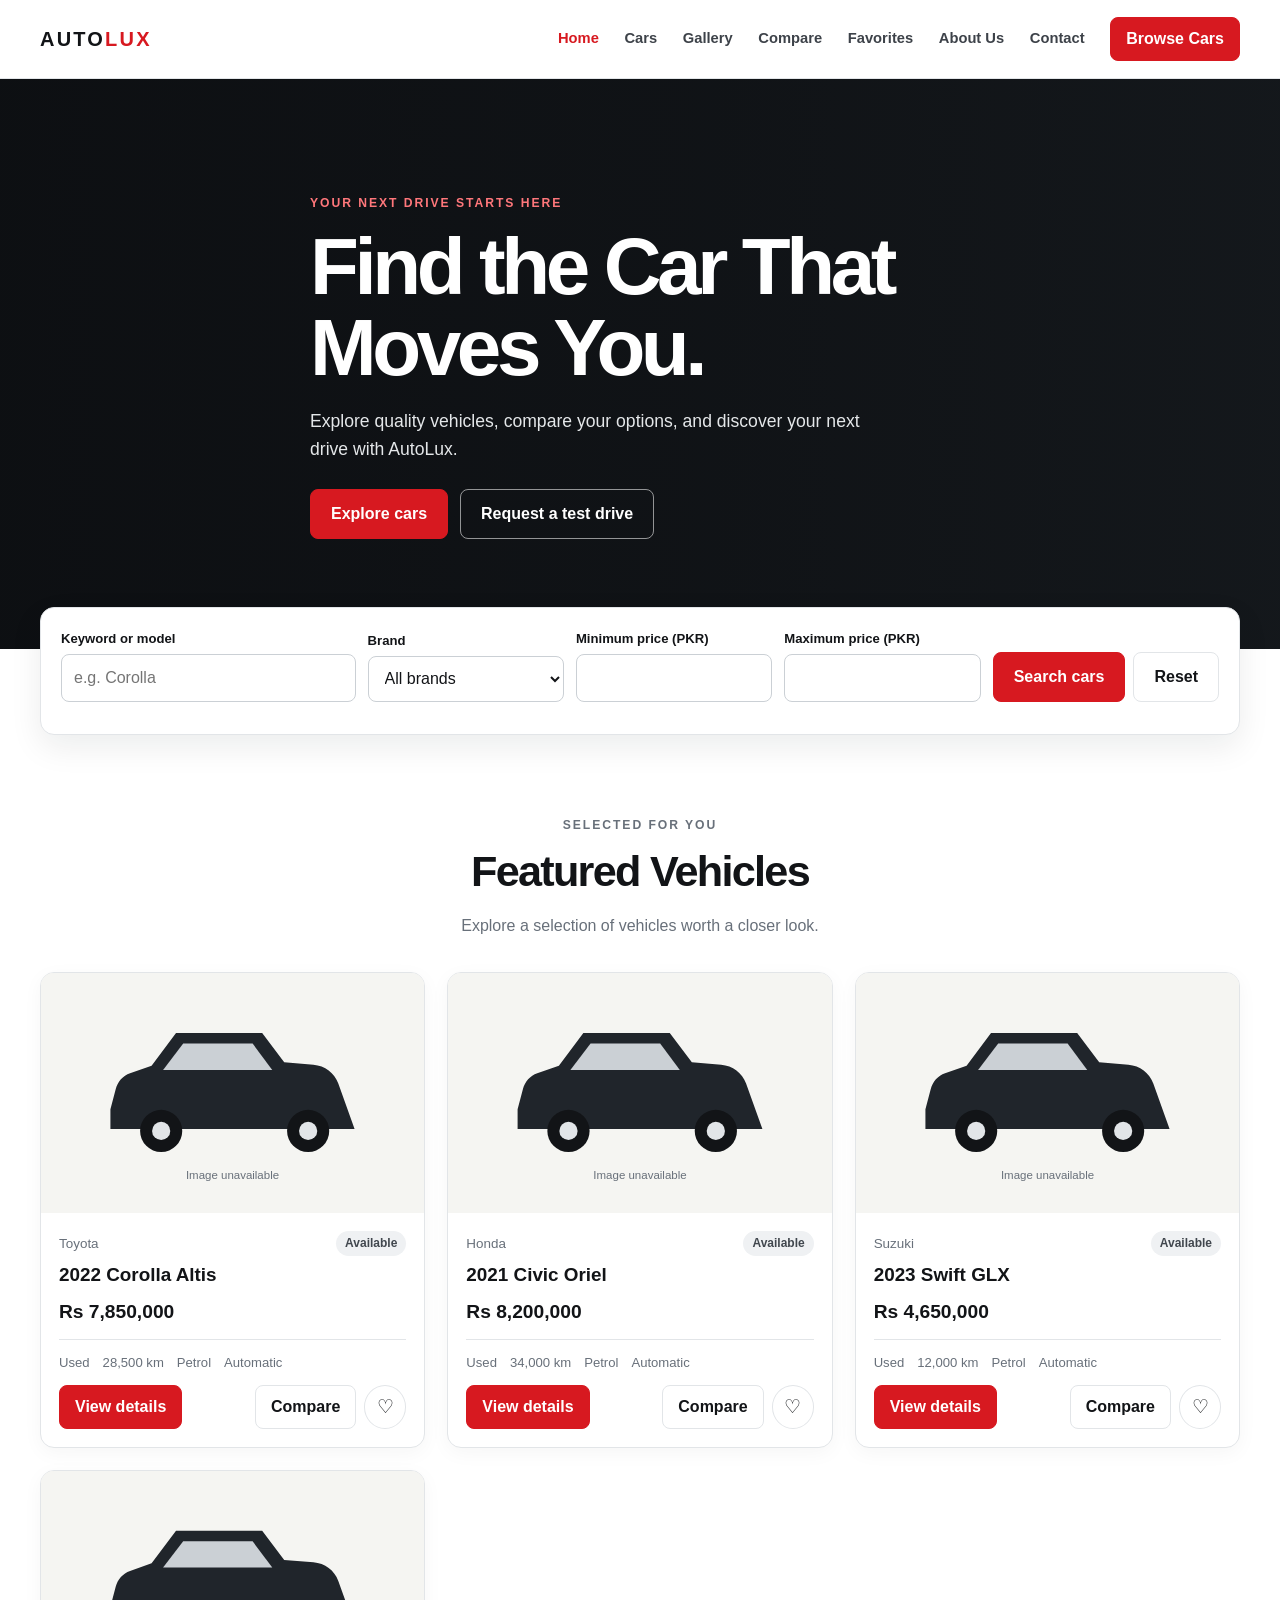
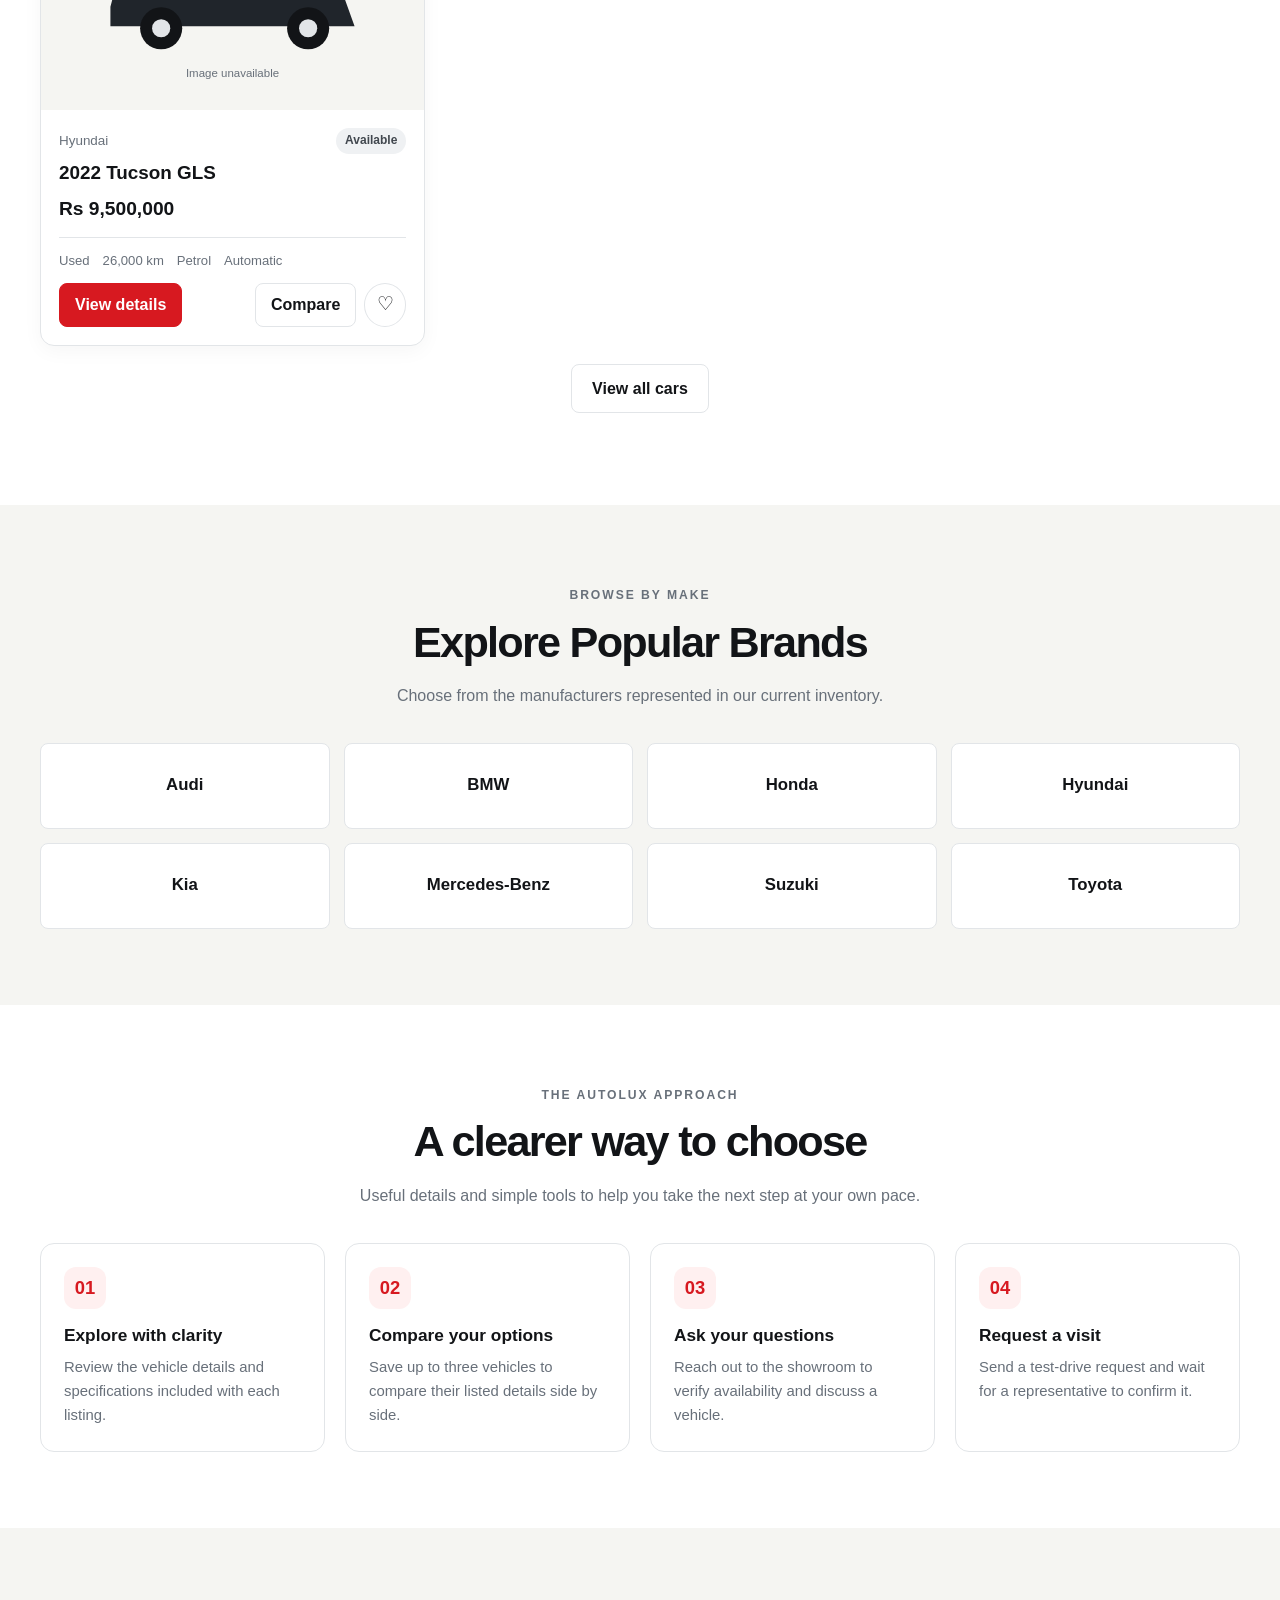
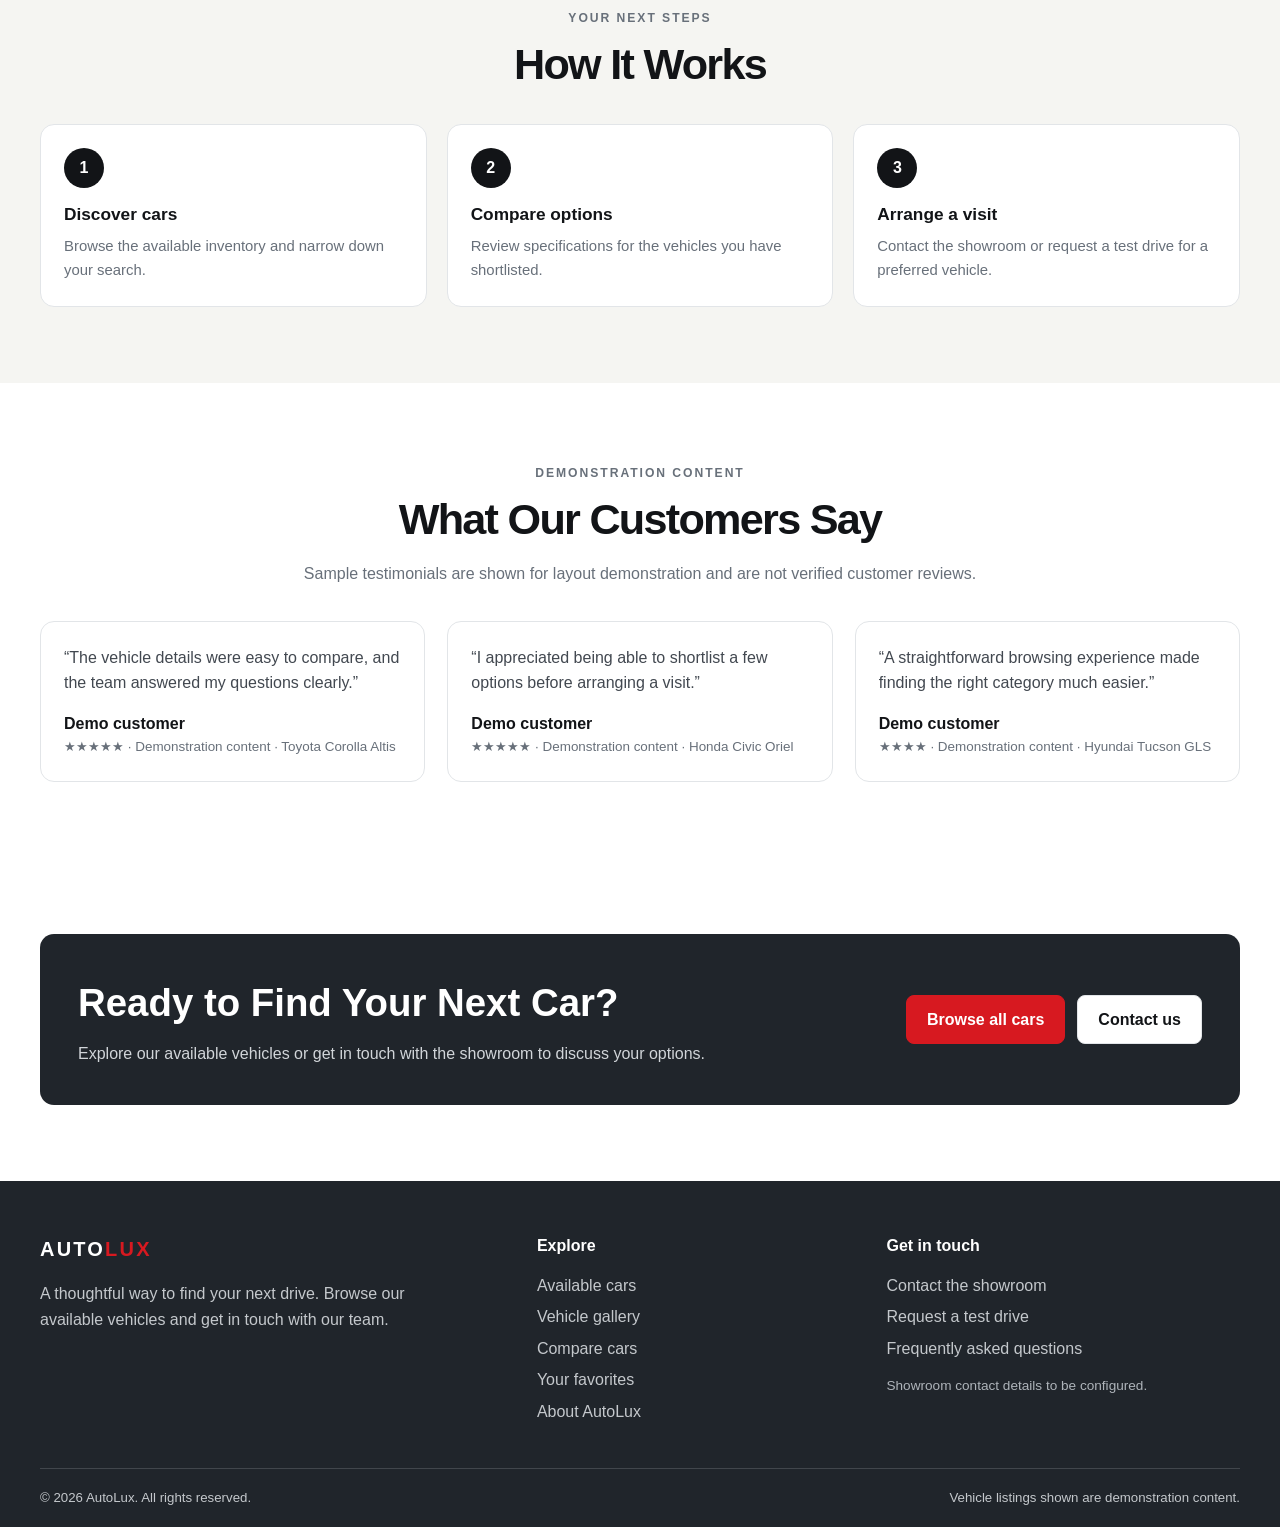
<file: index.html>
<!doctype html>
<html lang="en">
<head>
  <meta charset="utf-8">
  <meta name="viewport" content="width=device-width, initial-scale=1">
  <meta name="description" content="Explore AutoLux demonstration vehicle listings, compare your options, and find your next drive.">
  <meta property="og:title" content="AutoLux | Discover Your Next Car">
  <meta property="og:description" content="Explore available vehicles and discover your next drive with AutoLux.">
  <meta property="og:type" content="website">
  <title>AutoLux | Discover Your Next Car</title>
  <link rel="stylesheet" href="css/variables.css">
  <link rel="stylesheet" href="css/global.css">
  <link rel="stylesheet" href="css/components.css">
  <link rel="stylesheet" href="css/responsive.css">
  <script type="module" src="js/app.js"></script>
</head>
<body data-page="home">
  <div id="site-header"></div>
  <main id="main-content" class="page-main" data-page-content>
    <!-- Hero -->
    <section class="hero" aria-labelledby="hero-title">
      <div class="container hero-content">
        <p class="eyebrow">Your next drive starts here</p>
        <h1 id="hero-title">Find the Car That Moves You.</h1>
        <p>Explore quality vehicles, compare your options, and discover your next drive with AutoLux.</p>
        <div class="hero-actions"><a class="button" href="cars.html">Explore cars</a><a class="button button-secondary" href="test-drive.html">Request a test drive</a></div>
      </div>
    </section>
    <!-- Inventory search -->
    <section class="container" aria-label="Search vehicles">
      <form class="search-panel" id="home-search">
        <div class="field"><label for="home-keyword">Keyword or model</label><input class="form-control" id="home-keyword" name="keyword" type="search" placeholder="e.g. Corolla"></div>
        <div class="field"><label for="home-brand">Brand</label><select class="form-control" id="home-brand" name="brand"><option value="">All brands</option></select></div>
        <div class="field"><label for="home-min-price">Minimum price (PKR)</label><input class="form-control" id="home-min-price" name="minPrice" type="number" min="0" inputmode="numeric"></div>
        <div class="field"><label for="home-max-price">Maximum price (PKR)</label><input class="form-control" id="home-max-price" name="maxPrice" type="number" min="0" inputmode="numeric"></div>
        <div class="search-actions"><button class="button" type="submit">Search cars</button><button class="button button-secondary" type="reset" aria-label="Reset search">Reset</button></div>
        <p class="field-full small" data-search-error role="alert" aria-live="polite"></p>
      </form>
    </section>
    <!-- Featured cars -->
    <section class="section container">
      <div class="section-heading"><p class="eyebrow">Selected for you</p><h2>Featured Vehicles</h2><p>Explore a selection of vehicles worth a closer look.</p></div>
      <div class="card-grid" id="featured-cars" aria-live="polite"><p class="status-message">Loading featured vehicles…</p></div>
      <p class="form-actions form-actions-centered"><a class="button button-secondary" href="cars.html">View all cars</a></p>
    </section>
    <!-- Popular brands -->
    <section class="section section-muted">
      <div class="container"><div class="section-heading"><p class="eyebrow">Browse by make</p><h2>Explore Popular Brands</h2><p>Choose from the manufacturers represented in our current inventory.</p></div>
      <div class="brand-grid" id="popular-brands" aria-live="polite"><p class="status-message">Loading available brands…</p></div></div>
    </section>
    <!-- Why AutoLux -->
    <section class="section container">
      <div class="section-heading"><p class="eyebrow">The AutoLux approach</p><h2>A clearer way to choose</h2><p>Useful details and simple tools to help you take the next step at your own pace.</p></div>
      <div class="value-grid">
        <article class="value-card"><span class="value-icon" aria-hidden="true">01</span><h3>Explore with clarity</h3><p>Review the vehicle details and specifications included with each listing.</p></article>
        <article class="value-card"><span class="value-icon" aria-hidden="true">02</span><h3>Compare your options</h3><p>Save up to three vehicles to compare their listed details side by side.</p></article>
        <article class="value-card"><span class="value-icon" aria-hidden="true">03</span><h3>Ask your questions</h3><p>Reach out to the showroom to verify availability and discuss a vehicle.</p></article>
        <article class="value-card"><span class="value-icon" aria-hidden="true">04</span><h3>Request a visit</h3><p>Send a test-drive request and wait for a representative to confirm it.</p></article>
      </div>
    </section>
    <!-- How it works -->
    <section class="section section-muted">
      <div class="container"><div class="section-heading"><p class="eyebrow">Your next steps</p><h2>How It Works</h2></div>
      <div class="steps-grid">
        <article class="step-card"><span class="step-number">1</span><h3>Discover cars</h3><p>Browse the available inventory and narrow down your search.</p></article>
        <article class="step-card"><span class="step-number">2</span><h3>Compare options</h3><p>Review specifications for the vehicles you have shortlisted.</p></article>
        <article class="step-card"><span class="step-number">3</span><h3>Arrange a visit</h3><p>Contact the showroom or request a test drive for a preferred vehicle.</p></article>
      </div></div>
    </section>
    <!-- Testimonials -->
    <section class="section container">
      <div class="section-heading"><p class="eyebrow">Demonstration content</p><h2>What Our Customers Say</h2><p>Sample testimonials are shown for layout demonstration and are not verified customer reviews.</p></div>
      <div class="card-grid" id="testimonials" aria-live="polite"><p class="status-message">Loading demonstration testimonials…</p></div>
    </section>
    <!-- Closing CTA -->
    <section class="section container"><div class="cta-band"><div><h2>Ready to Find Your Next Car?</h2><p>Explore our available vehicles or get in touch with the showroom to discuss your options.</p></div><div class="hero-actions"><a class="button" href="cars.html">Browse all cars</a><a class="button button-secondary" href="contact.html">Contact us</a></div></div></section>
  </main>
  <div id="site-footer"></div>
</body>
</html>
</file>
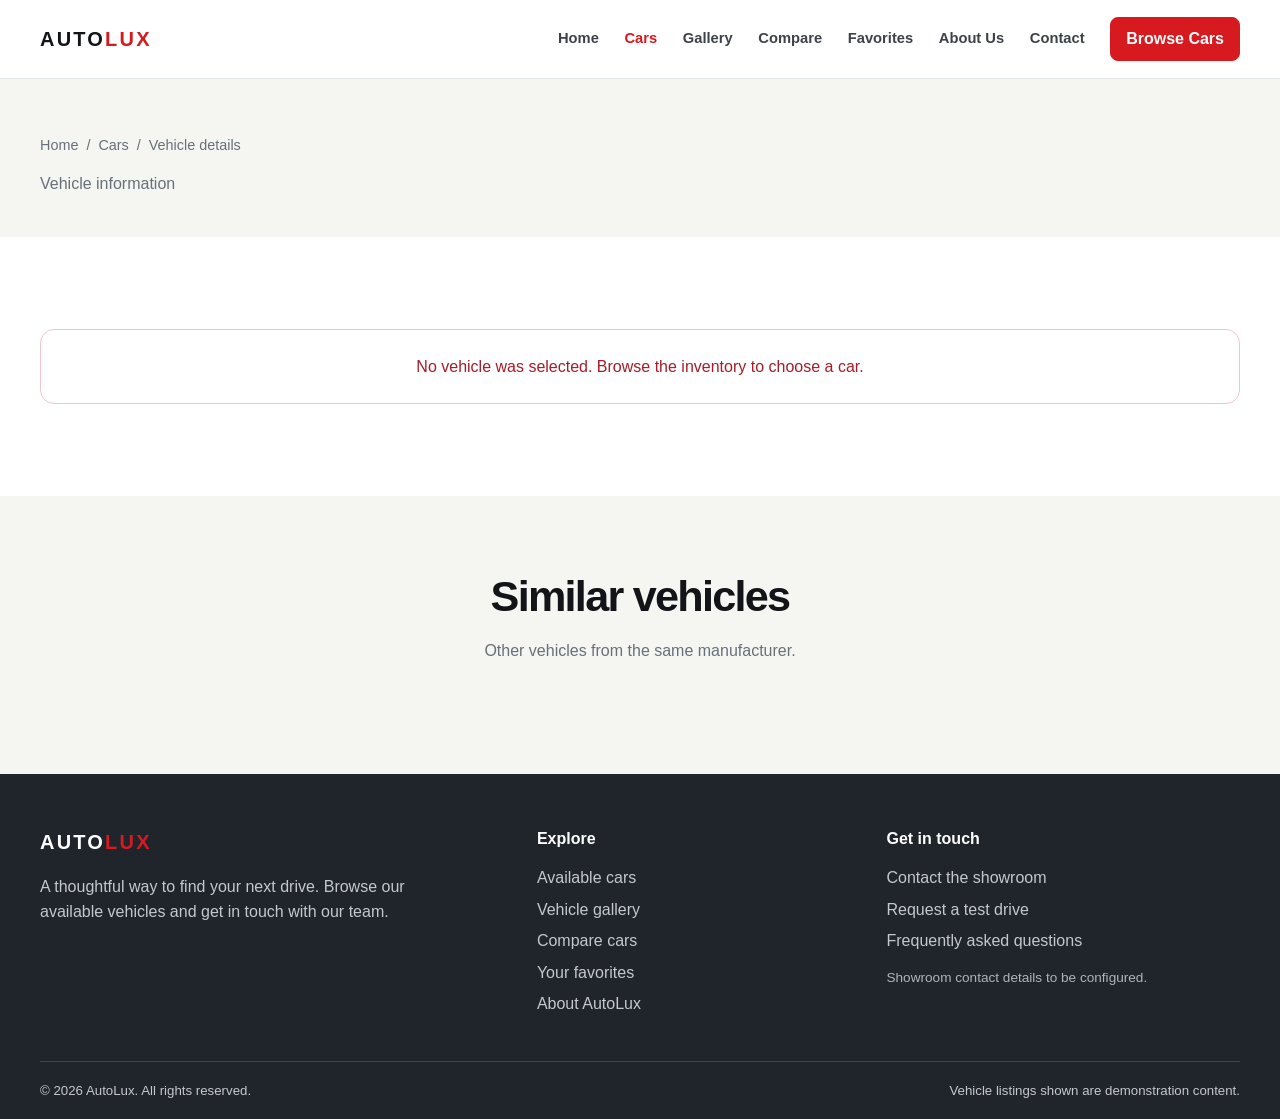
<file: car-details.html>
<!doctype html>
<html lang="en">
<head>
  <meta charset="utf-8"><meta name="viewport" content="width=device-width, initial-scale=1">
  <meta name="description" content="View vehicle specifications, save favorites, compare options, or request a test drive with AutoLux.">
  <meta property="og:title" content="Vehicle Details | AutoLux"><meta property="og:description" content="Explore vehicle details and specifications with AutoLux."><meta property="og:type" content="product">
  <title>Vehicle Details | AutoLux</title>
  <link rel="stylesheet" href="css/variables.css"><link rel="stylesheet" href="css/global.css"><link rel="stylesheet" href="css/components.css"><link rel="stylesheet" href="css/responsive.css">
  <script type="module" src="js/app.js"></script>
</head>
<body data-page="details">
  <div id="site-header"></div>
  <main id="main-content" class="page-main" data-page-content>
    <section class="page-banner"><div class="container"><nav class="breadcrumbs" aria-label="Breadcrumb"><a href="index.html">Home</a><span aria-hidden="true">/</span><a href="cars.html">Cars</a><span aria-hidden="true">/</span><span aria-current="page">Vehicle details</span></nav><p>Vehicle information</p></div></section>
    <!-- Vehicle data is rendered from the shared inventory JSON -->
    <section class="section container" id="vehicle-details" aria-live="polite"><p class="status-message">Loading vehicle details…</p></section>
    <section class="section section-muted" id="similar-cars-section"><div class="container"><div class="section-heading"><h2>Similar vehicles</h2><p>Other vehicles from the same manufacturer.</p></div><div class="card-grid" id="similar-cars"></div></div></section>
  </main>
  <div id="site-footer"></div>
</body>
</html>
</file>
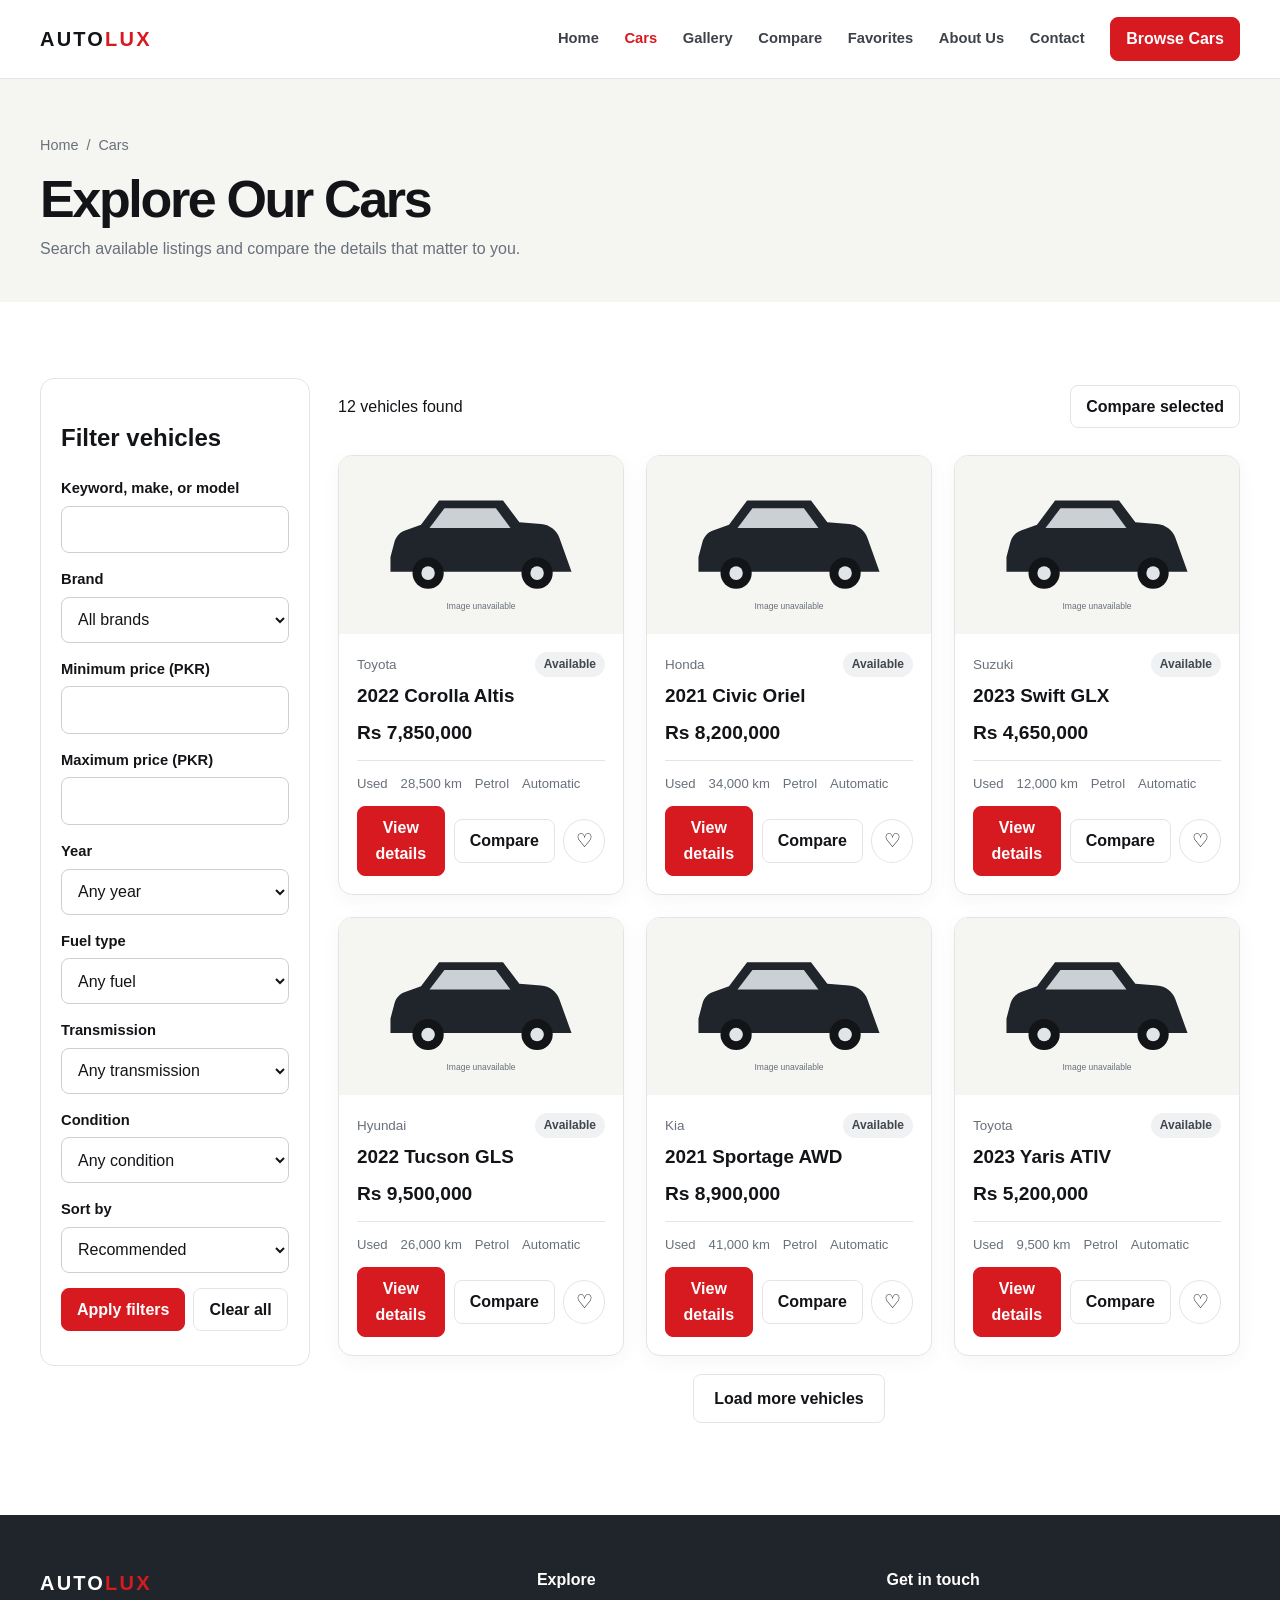
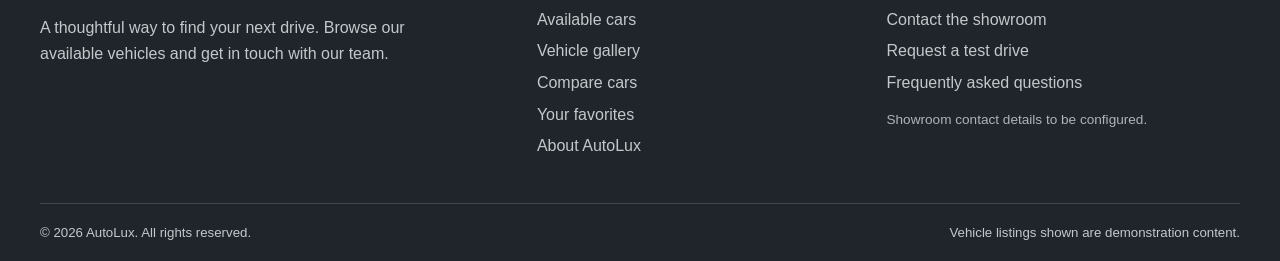
<file: cars.html>
<!doctype html>
<html lang="en">
<head>
  <meta charset="utf-8"><meta name="viewport" content="width=device-width, initial-scale=1">
  <meta name="description" content="Browse and filter the AutoLux demonstration vehicle inventory.">
  <meta property="og:title" content="Available Cars | AutoLux"><meta property="og:description" content="Search vehicle listings and compare your options with AutoLux."><meta property="og:type" content="website">
  <title>Available Cars | AutoLux</title>
  <link rel="stylesheet" href="css/variables.css"><link rel="stylesheet" href="css/global.css"><link rel="stylesheet" href="css/components.css"><link rel="stylesheet" href="css/responsive.css">
  <script type="module" src="js/app.js"></script>
</head>
<body data-page="cars">
  <div id="site-header"></div>
  <main id="main-content" class="page-main" data-page-content>
    <!-- Inventory heading -->
    <section class="page-banner"><div class="container"><nav class="breadcrumbs" aria-label="Breadcrumb"><a href="index.html">Home</a><span aria-hidden="true">/</span><span aria-current="page">Cars</span></nav><h1>Explore Our Cars</h1><p>Search available listings and compare the details that matter to you.</p></div></section>
    <!-- Search and filter inventory -->
    <section class="section container">
      <div class="filter-layout">
        <form class="filter-panel" id="inventory-filters">
          <h2>Filter vehicles</h2>
          <div class="field"><label for="filter-keyword">Keyword, make, or model</label><input class="form-control" id="filter-keyword" name="keyword" type="search"></div>
          <div class="field"><label for="filter-brand">Brand</label><select class="form-control" id="filter-brand" name="brand"><option value="">All brands</option></select></div>
          <div class="field"><label for="filter-min-price">Minimum price (PKR)</label><input class="form-control" id="filter-min-price" name="minPrice" type="number" min="0"></div>
          <div class="field"><label for="filter-max-price">Maximum price (PKR)</label><input class="form-control" id="filter-max-price" name="maxPrice" type="number" min="0"></div>
          <div class="field"><label for="filter-year">Year</label><select class="form-control" id="filter-year" name="year"><option value="">Any year</option></select></div>
          <div class="field"><label for="filter-fuel">Fuel type</label><select class="form-control" id="filter-fuel" name="fuelType"><option value="">Any fuel</option></select></div>
          <div class="field"><label for="filter-transmission">Transmission</label><select class="form-control" id="filter-transmission" name="transmission"><option value="">Any transmission</option></select></div>
          <div class="field"><label for="filter-condition">Condition</label><select class="form-control" id="filter-condition" name="condition"><option value="">Any condition</option></select></div>
          <div class="field"><label for="filter-sort">Sort by</label><select class="form-control" id="filter-sort" name="sort"><option value="">Recommended</option><option value="price-asc">Price: low to high</option><option value="price-desc">Price: high to low</option><option value="year-desc">Year: newest year</option><option value="newest">Newest listings</option></select></div>
          <div class="filter-actions"><button class="button button-small" type="submit">Apply filters</button><button class="button button-secondary button-small" type="reset">Clear all</button></div>
          <p class="field-full small" data-filter-error role="alert" aria-live="polite"></p>
        </form>
        <div>
          <div class="inventory-toolbar"><p id="result-count" aria-live="polite">Loading vehicles…</p><a class="button button-secondary button-small" href="compare.html">Compare selected</a></div>
          <div class="card-grid inventory-grid" id="inventory-grid" aria-live="polite"><p class="status-message">Loading the vehicle inventory…</p></div>
          <p class="form-actions form-actions-centered"><button class="button button-secondary" id="load-more" type="button" hidden>Load more vehicles</button></p>
        </div>
      </div>
    </section>
  </main>
  <div id="site-footer"></div>
</body>
</html>
</file>
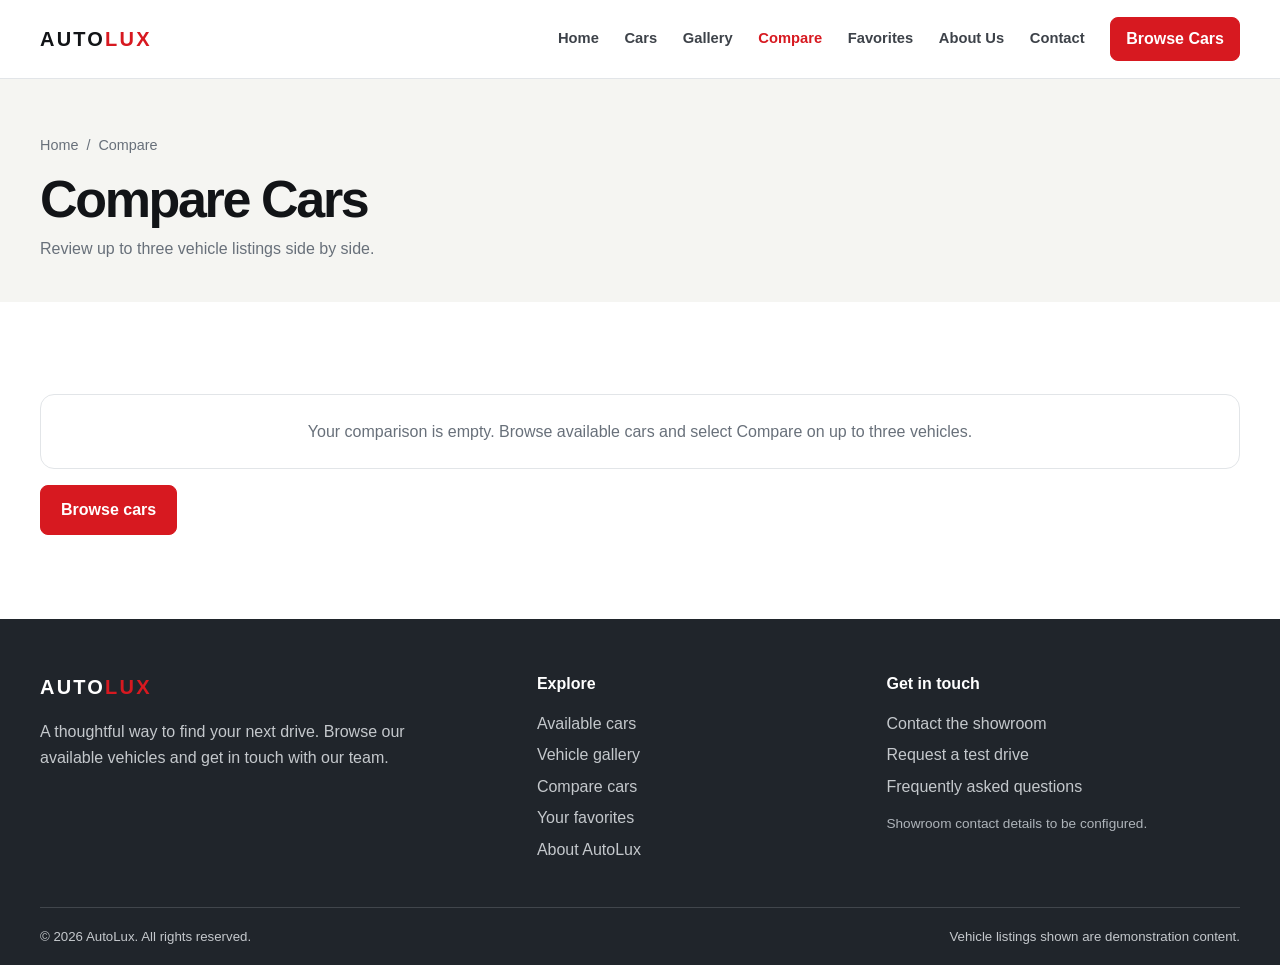
<file: compare.html>
<!doctype html>
<html lang="en">
<head>
  <meta charset="utf-8"><meta name="viewport" content="width=device-width, initial-scale=1">
  <meta name="description" content="Compare up to three vehicles and review their listed specifications side by side."><meta property="og:title" content="Compare Cars | AutoLux"><meta property="og:description" content="Compare vehicle details side by side."><meta property="og:type" content="website">
  <title>Compare Cars | AutoLux</title>
  <link rel="stylesheet" href="css/variables.css"><link rel="stylesheet" href="css/global.css"><link rel="stylesheet" href="css/components.css"><link rel="stylesheet" href="css/responsive.css"><script type="module" src="js/app.js"></script>
</head>
<body data-page="compare">
  <div id="site-header"></div>
  <main id="main-content" class="page-main" data-page-content>
    <section class="page-banner"><div class="container"><nav class="breadcrumbs" aria-label="Breadcrumb"><a href="index.html">Home</a><span aria-hidden="true">/</span><span aria-current="page">Compare</span></nav><h1>Compare Cars</h1><p>Review up to three vehicle listings side by side.</p></div></section>
    <section class="section container"><div id="comparison-content" aria-live="polite"><p class="status-message">Loading comparison…</p></div></section>
  </main>
  <div id="site-footer"></div>
</body>
</html>
</file>
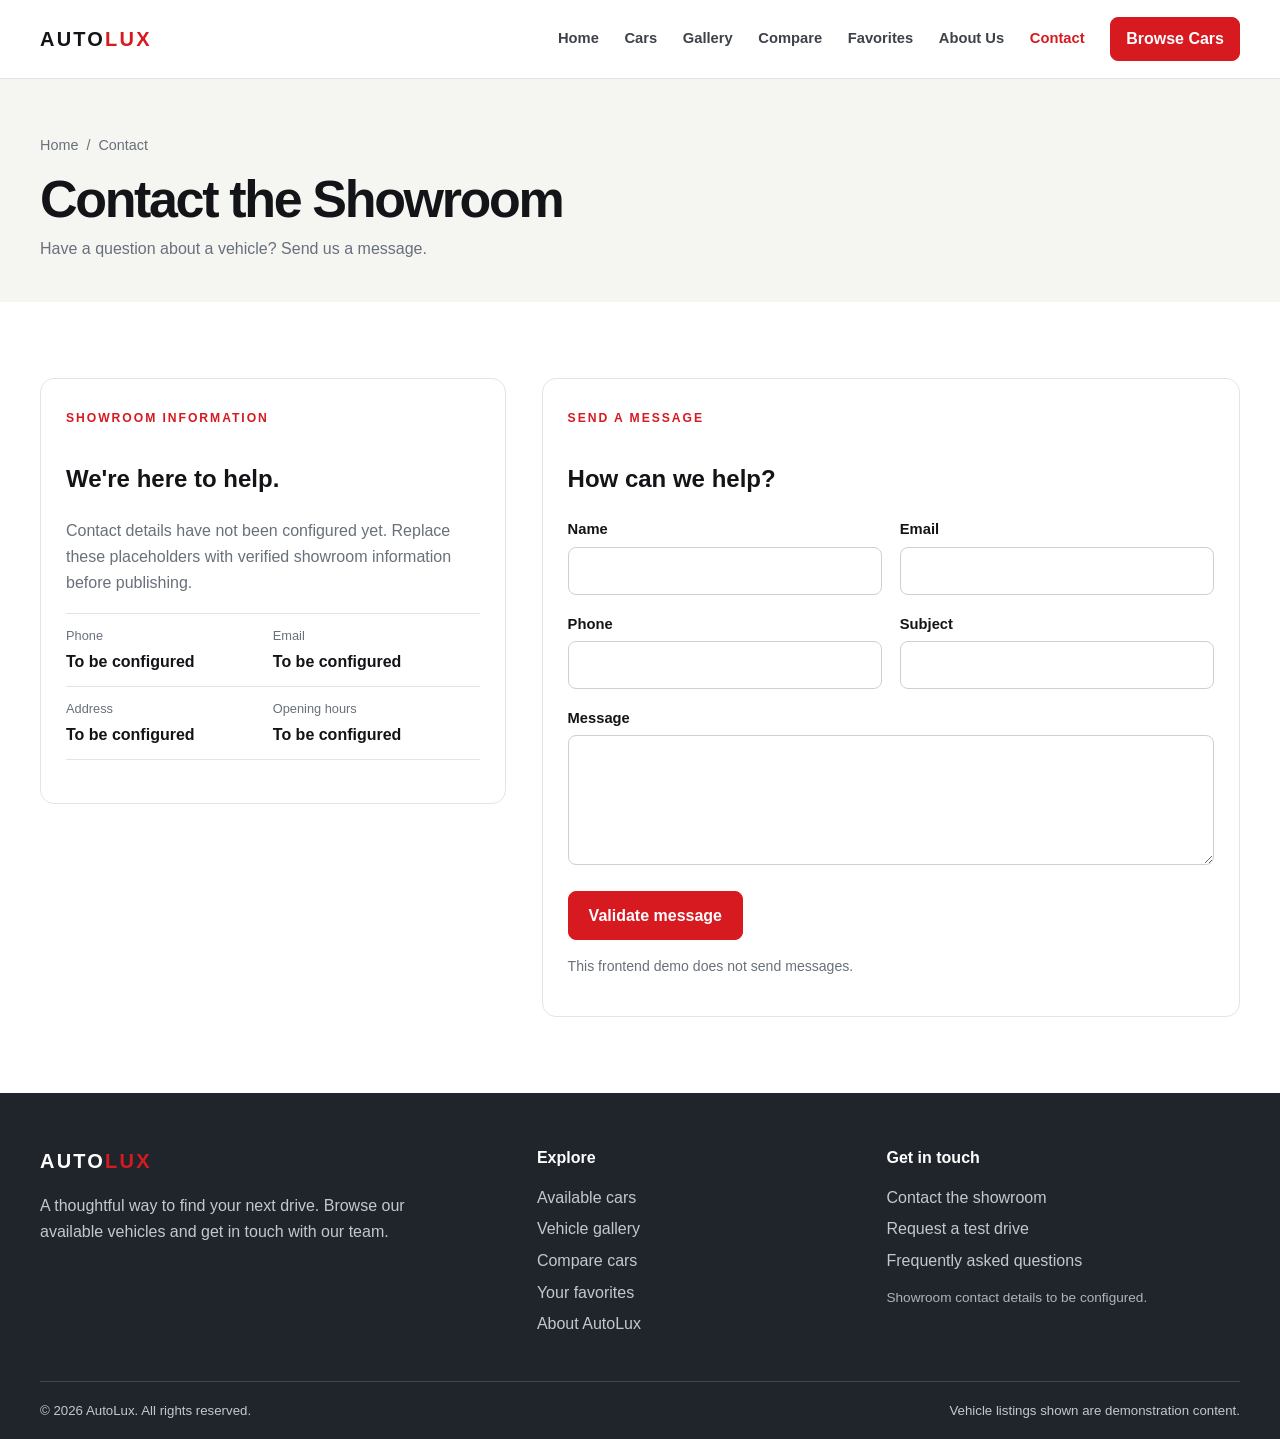
<file: contact.html>
<!doctype html>
<html lang="en">
<head>
  <meta charset="utf-8"><meta name="viewport" content="width=device-width, initial-scale=1">
  <meta name="description" content="Contact AutoLux with questions about the showroom or a vehicle listing."><meta property="og:title" content="Contact AutoLux"><meta property="og:description" content="Send a message to the AutoLux showroom."><meta property="og:type" content="website">
  <title>Contact Us | AutoLux</title>
  <link rel="stylesheet" href="css/variables.css"><link rel="stylesheet" href="css/global.css"><link rel="stylesheet" href="css/components.css"><link rel="stylesheet" href="css/responsive.css"><script type="module" src="js/app.js"></script>
</head>
<body data-page="contact">
  <div id="site-header"></div>
  <main id="main-content" class="page-main" data-page-content>
    <section class="page-banner"><div class="container"><nav class="breadcrumbs" aria-label="Breadcrumb"><a href="index.html">Home</a><span aria-hidden="true">/</span><span aria-current="page">Contact</span></nav><h1>Contact the Showroom</h1><p>Have a question about a vehicle? Send us a message.</p></div></section>
    <section class="section container"><div class="contact-layout">
      <aside class="contact-card"><p class="eyebrow">Showroom information</p><h2>We're here to help.</h2><p class="muted">Contact details have not been configured yet. Replace these placeholders with verified showroom information before publishing.</p><dl class="spec-list"><div><dt>Phone</dt><dd>To be configured</dd></div><div><dt>Email</dt><dd>To be configured</dd></div><div><dt>Address</dt><dd>To be configured</dd></div><div><dt>Opening hours</dt><dd>To be configured</dd></div></dl></aside>
      <form class="form-card" id="contact-form">
        <p class="eyebrow">Send a message</p><h2>How can we help?</h2>
        <div class="form-grid">
          <div class="field"><label for="contact-name">Name</label><input class="form-control" id="contact-name" name="name" autocomplete="name" required maxlength="100"></div>
          <div class="field"><label for="contact-email">Email</label><input class="form-control" id="contact-email" name="email" type="email" autocomplete="email" required maxlength="254"></div>
          <div class="field"><label for="contact-phone">Phone</label><input class="form-control" id="contact-phone" name="phone" type="tel" autocomplete="tel" required></div>
          <div class="field"><label for="contact-subject">Subject</label><input class="form-control" id="contact-subject" name="subject" required maxlength="120"></div>
          <div class="field field-full"><label for="contact-message">Message</label><textarea class="form-control" id="contact-message" name="message" required maxlength="2000"></textarea></div>
        </div>
        <div class="form-actions"><button class="button" type="submit">Validate message</button></div>
        <p class="form-message" data-form-message role="status" aria-live="polite" tabindex="-1" hidden></p>
        <p class="small muted">This frontend demo does not send messages.</p>
      </form>
    </div></section>
  </main>
  <div id="site-footer"></div>
</body>
</html>
</file>
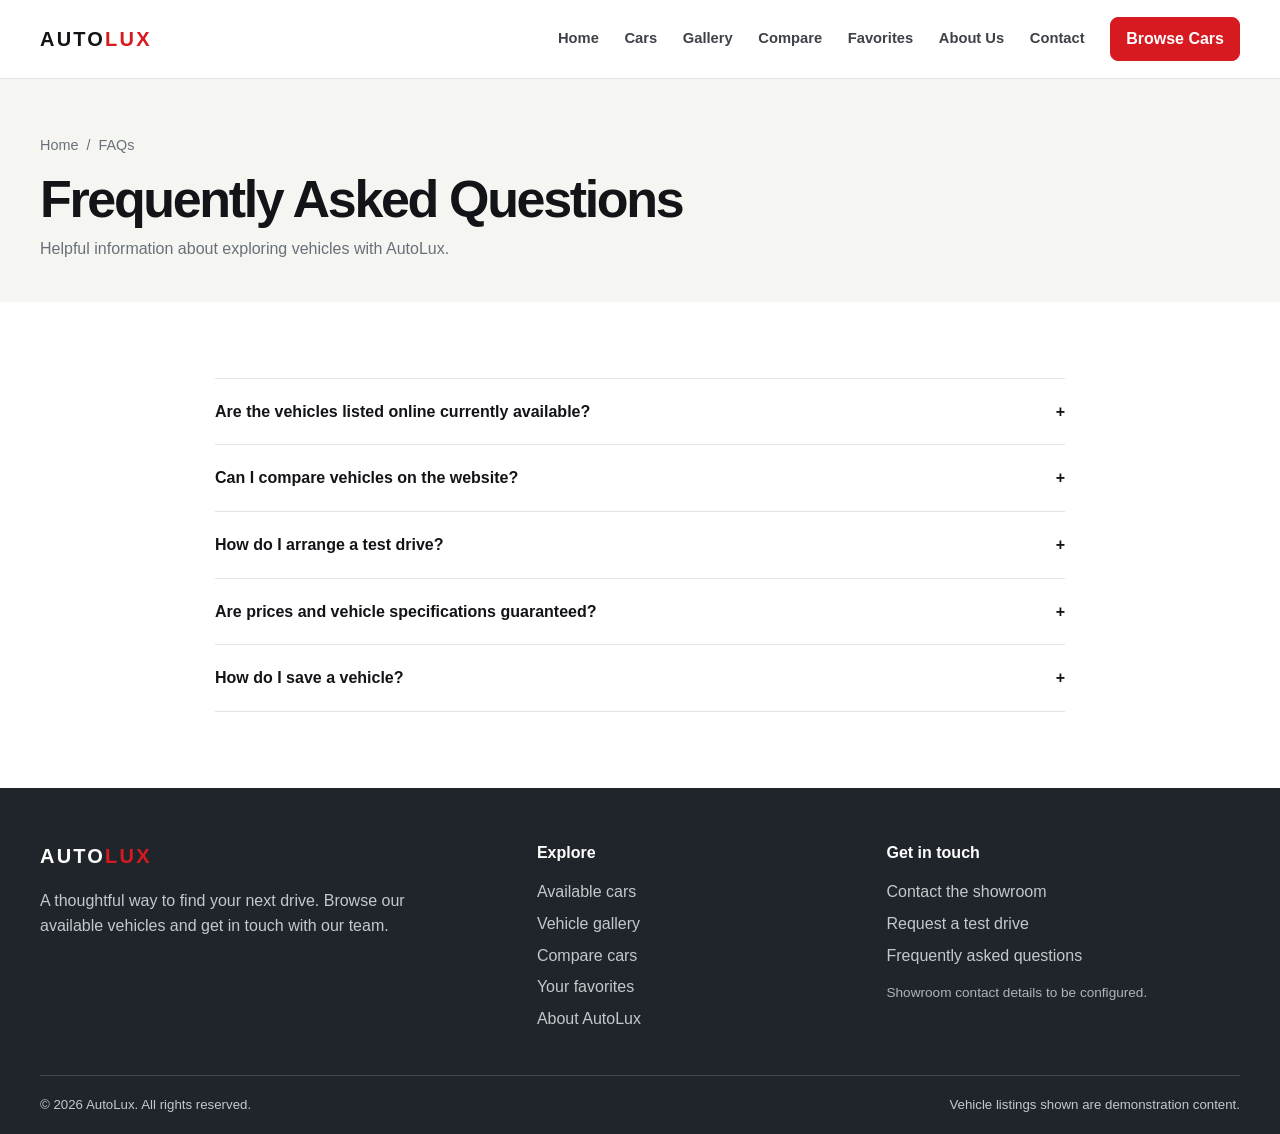
<file: faq.html>
<!doctype html>
<html lang="en">
<head>
  <meta charset="utf-8"><meta name="viewport" content="width=device-width, initial-scale=1">
  <meta name="description" content="Answers to common questions about AutoLux vehicle listings, favorites, comparisons, and test-drive requests."><meta property="og:title" content="Frequently Asked Questions | AutoLux"><meta property="og:description" content="Common AutoLux questions and answers."><meta property="og:type" content="website">
  <title>Frequently Asked Questions | AutoLux</title>
  <link rel="stylesheet" href="css/variables.css"><link rel="stylesheet" href="css/global.css"><link rel="stylesheet" href="css/components.css"><link rel="stylesheet" href="css/responsive.css"><script type="module" src="js/app.js"></script>
</head>
<body data-page="faq">
  <div id="site-header"></div>
  <main id="main-content" class="page-main" data-page-content>
    <section class="page-banner"><div class="container"><nav class="breadcrumbs" aria-label="Breadcrumb"><a href="index.html">Home</a><span aria-hidden="true">/</span><span aria-current="page">FAQs</span></nav><h1>Frequently Asked Questions</h1><p>Helpful information about exploring vehicles with AutoLux.</p></div></section>
    <section class="section container"><div class="faq-list" id="faq-list" aria-label="Frequently asked questions"><p class="status-message">Loading frequently asked questions…</p></div></section>
  </main>
  <div id="site-footer"></div>
</body>
</html>
</file>
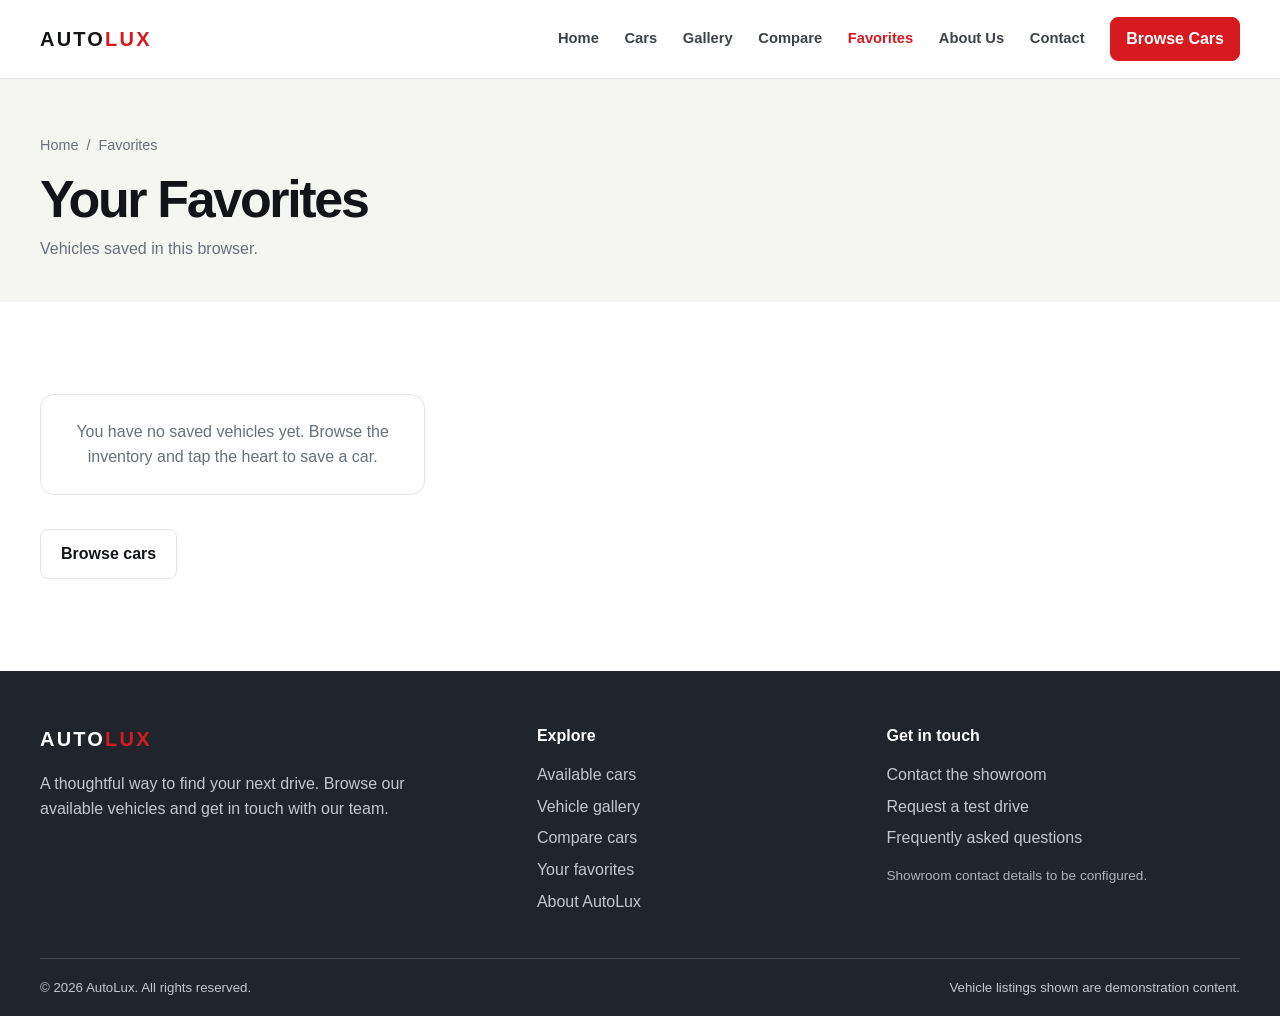
<file: favorites.html>
<!doctype html>
<html lang="en">
<head>
  <meta charset="utf-8"><meta name="viewport" content="width=device-width, initial-scale=1">
  <meta name="description" content="Review the vehicles you have saved in this browser."><meta property="og:title" content="Favorites | AutoLux"><meta property="og:description" content="Your saved AutoLux vehicle listings."><meta property="og:type" content="website">
  <title>Your Favorites | AutoLux</title>
  <link rel="stylesheet" href="css/variables.css"><link rel="stylesheet" href="css/global.css"><link rel="stylesheet" href="css/components.css"><link rel="stylesheet" href="css/responsive.css"><script type="module" src="js/app.js"></script>
</head>
<body data-page="favorites">
  <div id="site-header"></div>
  <main id="main-content" class="page-main" data-page-content>
    <section class="page-banner"><div class="container"><nav class="breadcrumbs" aria-label="Breadcrumb"><a href="index.html">Home</a><span aria-hidden="true">/</span><span aria-current="page">Favorites</span></nav><h1>Your Favorites</h1><p>Vehicles saved in this browser.</p></div></section>
    <section class="section container"><div class="card-grid" id="favorite-cars" aria-live="polite"><p class="status-message">Loading saved vehicles…</p></div><p class="form-actions"><a class="button button-secondary" href="cars.html">Browse cars</a></p></section>
  </main>
  <div id="site-footer"></div>
</body>
</html>
</file>
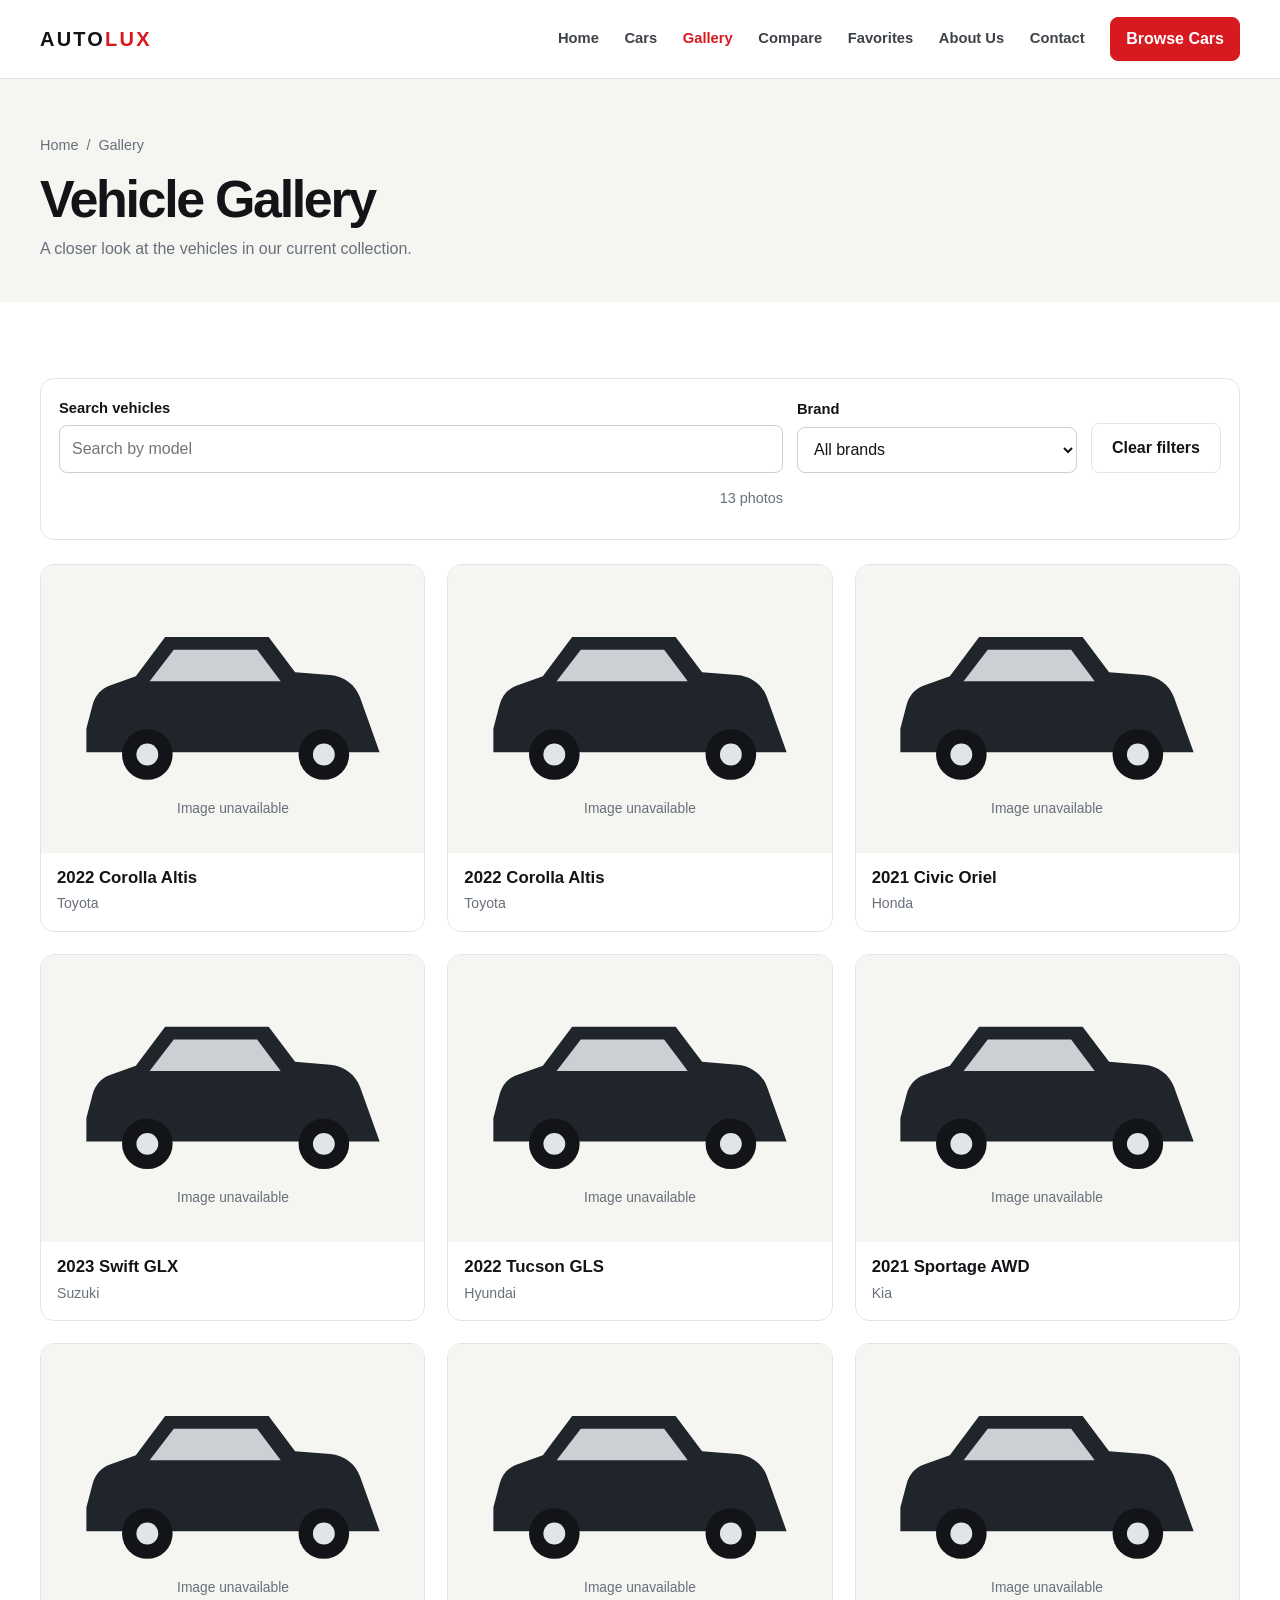
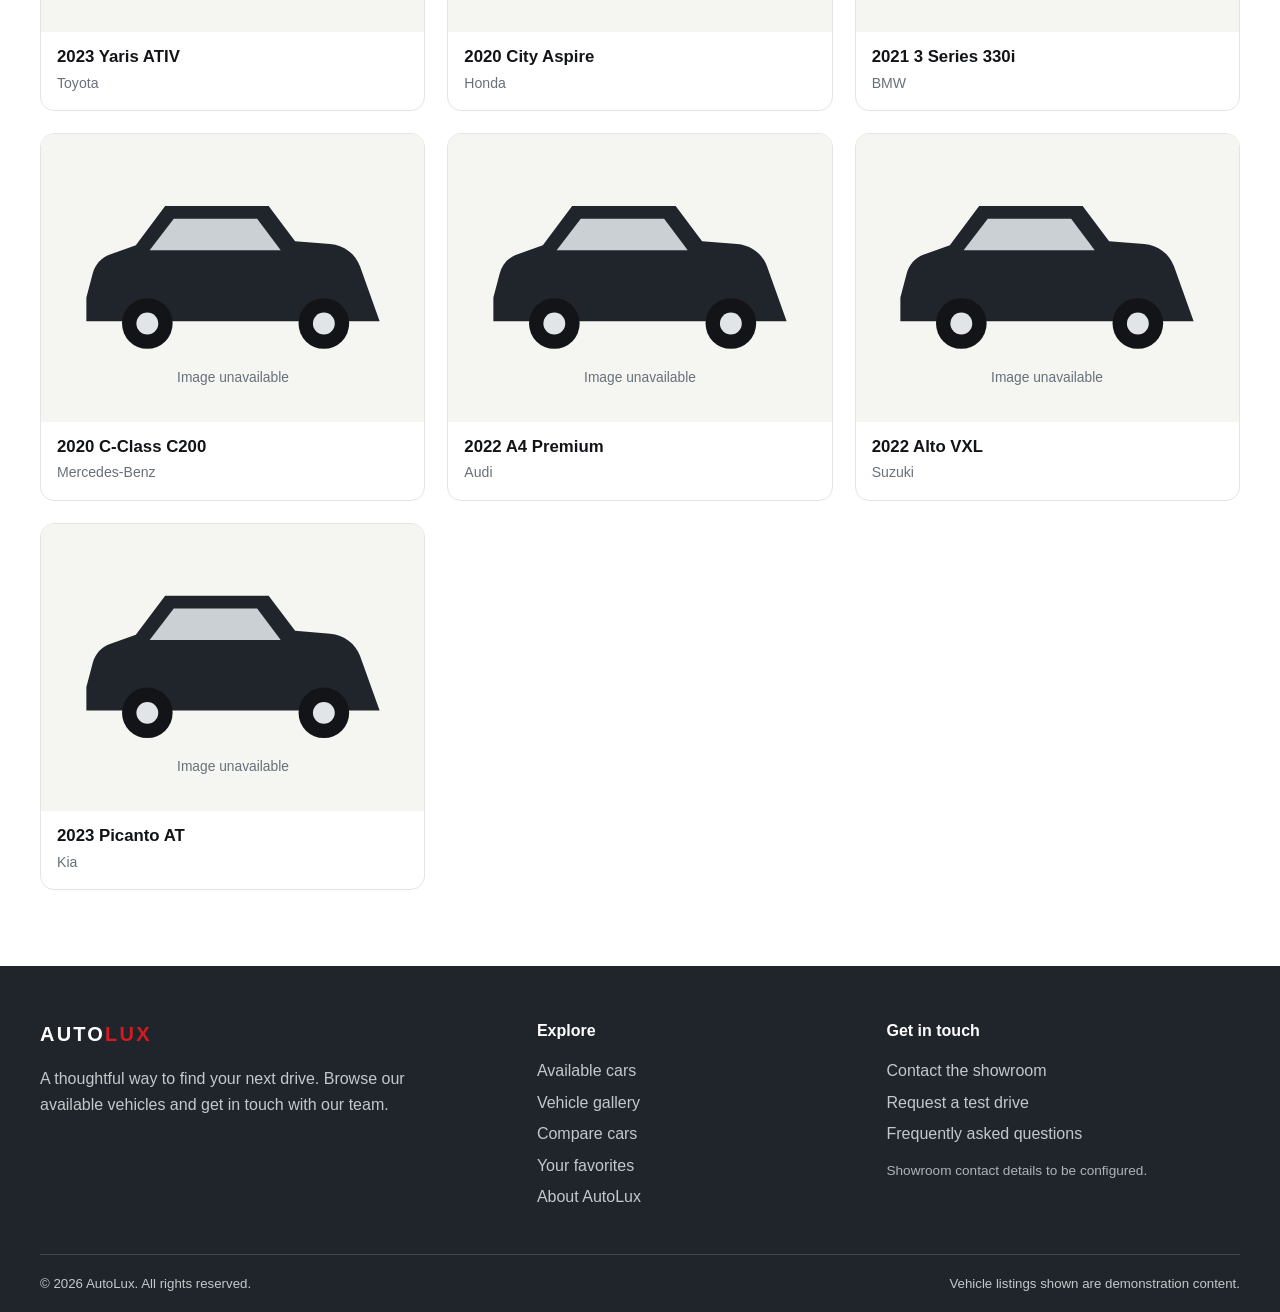
<file: gallery.html>
<!doctype html>
<html lang="en">
<head>
  <meta charset="utf-8">
  <meta name="viewport" content="width=device-width, initial-scale=1">
  <meta name="description" content="Browse the AutoLux vehicle photo gallery and explore cars available in our showroom inventory.">
  <meta property="og:title" content="Vehicle Gallery | AutoLux">
  <meta property="og:description" content="Explore vehicle photos from the AutoLux showroom inventory.">
  <meta property="og:type" content="website">
  <title>Vehicle Gallery | AutoLux</title>
  <link rel="stylesheet" href="css/variables.css">
  <link rel="stylesheet" href="css/global.css">
  <link rel="stylesheet" href="css/components.css">
  <link rel="stylesheet" href="css/responsive.css">
  <script type="module" src="js/app.js"></script>
</head>
<body data-page="gallery">
  <div id="site-header"></div>
  <main id="main-content" class="page-main" data-page-content>
    <section class="page-banner">
      <div class="container">
        <nav class="breadcrumbs" aria-label="Breadcrumb"><a href="index.html">Home</a><span aria-hidden="true">/</span><span aria-current="page">Gallery</span></nav>
        <h1>Vehicle Gallery</h1>
        <p>A closer look at the vehicles in our current collection.</p>
      </div>
    </section>
    <section class="section container" aria-label="Vehicle photos">
      <form class="gallery-toolbar" id="gallery-filters">
        <div class="field"><label for="gallery-keyword">Search vehicles</label><input class="form-control" id="gallery-keyword" name="keyword" type="search" placeholder="Search by model"></div>
        <div class="field"><label for="gallery-brand">Brand</label><select class="form-control" id="gallery-brand" name="brand"><option value="">All brands</option></select></div>
        <button class="button button-secondary" type="reset">Clear filters</button>
        <p class="gallery-count" id="gallery-count" aria-live="polite">Loading photos…</p>
      </form>
      <div class="gallery-grid" id="gallery-grid" aria-live="polite"><p class="status-message">Loading vehicle photos…</p></div>
    </section>
    <dialog class="gallery-dialog" id="gallery-dialog" aria-label="Vehicle photo">
      <img class="gallery-dialog-image" id="gallery-dialog-image" alt="">
      <div class="gallery-dialog-bar">
        <p class="gallery-dialog-caption" id="gallery-dialog-caption"></p>
        <div class="gallery-dialog-actions">
          <button class="button button-secondary button-small" id="gallery-previous" type="button" aria-label="Previous photo">Previous</button>
          <button class="button button-secondary button-small" id="gallery-next" type="button" aria-label="Next photo">Next</button>
          <button class="button button-small" id="gallery-close" type="button">Close</button>
        </div>
      </div>
    </dialog>
  </main>
  <div id="site-footer"></div>
</body>
</html>
</file>
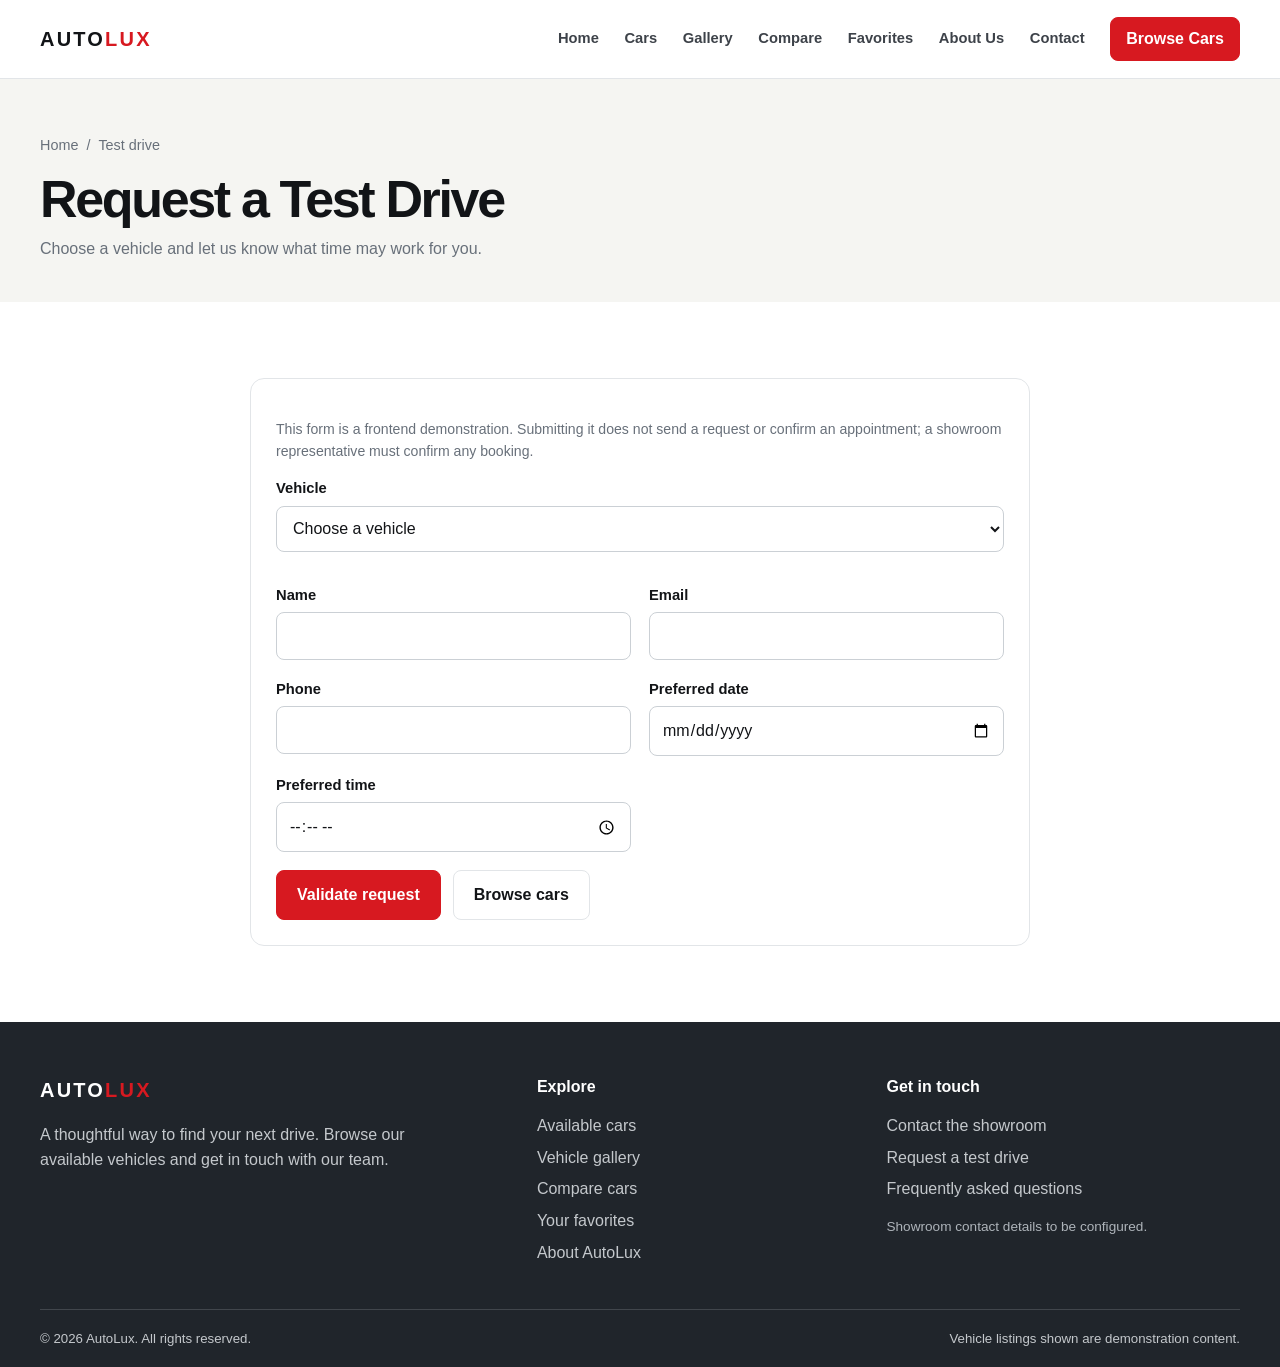
<file: test-drive.html>
<!doctype html>
<html lang="en">
<head>
  <meta charset="utf-8"><meta name="viewport" content="width=device-width, initial-scale=1">
  <meta name="description" content="Choose a vehicle and preferred time for a demo test-drive request."><meta property="og:title" content="Request a Test Drive | AutoLux"><meta property="og:description" content="Send a test-drive request to AutoLux."><meta property="og:type" content="website">
  <title>Request a Test Drive | AutoLux</title>
  <link rel="stylesheet" href="css/variables.css"><link rel="stylesheet" href="css/global.css"><link rel="stylesheet" href="css/components.css"><link rel="stylesheet" href="css/responsive.css"><script type="module" src="js/app.js"></script>
</head>
<body data-page="test-drive">
  <div id="site-header"></div>
  <main id="main-content" class="page-main" data-page-content>
    <section class="page-banner"><div class="container"><nav class="breadcrumbs" aria-label="Breadcrumb"><a href="index.html">Home</a><span aria-hidden="true">/</span><span aria-current="page">Test drive</span></nav><h1>Request a Test Drive</h1><p>Choose a vehicle and let us know what time may work for you.</p></div></section>
    <section class="section container"><div class="form-card form-card-narrow">
      <p class="small muted">This form is a frontend demonstration. Submitting it does not send a request or confirm an appointment; a showroom representative must confirm any booking.</p>
      <form id="test-drive-form">
        <div class="form-grid">
          <div class="field field-full"><label for="drive-vehicle">Vehicle</label><select class="form-control" id="drive-vehicle" name="vehicle" required><option value="">Choose a vehicle</option></select><p class="small" data-vehicle-status role="status" aria-live="polite">Loading vehicle options…</p></div>
          <div class="field"><label for="drive-name">Name</label><input class="form-control" id="drive-name" name="name" autocomplete="name" required maxlength="100"></div>
          <div class="field"><label for="drive-email">Email</label><input class="form-control" id="drive-email" name="email" type="email" autocomplete="email" required maxlength="254"></div>
          <div class="field"><label for="drive-phone">Phone</label><input class="form-control" id="drive-phone" name="phone" type="tel" autocomplete="tel" required></div>
          <div class="field"><label for="drive-date">Preferred date</label><input class="form-control" id="drive-date" name="date" type="date" required></div>
          <div class="field"><label for="drive-time">Preferred time</label><input class="form-control" id="drive-time" name="time" type="time" required></div>
        </div>
        <div class="form-actions"><button class="button" type="submit">Validate request</button><a class="button button-secondary" href="cars.html">Browse cars</a></div>
        <p class="form-message" data-form-message role="status" aria-live="polite" tabindex="-1" hidden></p>
      </form>
    </div></section>
  </main>
  <div id="site-footer"></div>
</body>
</html>
</file>
<file: css/variables.css>
:root {
  color-scheme: light;
  --color-ink: #121417;
  --color-graphite: #20252b;
  --color-accent: #d71920;
  --color-accent-dark: #b4141b;
  --color-paper: #f5f5f2;
  --color-white: #fff;
  --color-muted: #68707a;
  --color-border: #e2e5e8;
  --color-success: #176b45;
  --color-error: #a51d28;
  --font-body: Inter, "Segoe UI", Arial, sans-serif;
  --container-width: 1200px;
  --radius-small: 8px;
  --radius-card: 14px;
  --shadow-card: 0 12px 32px rgb(18 20 23 / 8%);
}
</file>
<file: css/global.css>
*, *::before, *::after { box-sizing: border-box; }
html { scroll-behavior: smooth; }
body { margin: 0; background: var(--color-white); color: var(--color-ink); font: 400 16px/1.6 var(--font-body); }
img { display: block; max-width: 100%; }
a { color: inherit; }
button, input, select, textarea { font: inherit; }
button, a { -webkit-tap-highlight-color: transparent; }
a:focus-visible, button:focus-visible, input:focus-visible, select:focus-visible, textarea:focus-visible { outline: 3px solid #e07175; outline-offset: 3px; }
.container { width: min(var(--container-width), calc(100% - 40px)); margin-inline: auto; }
.section { padding-block: 76px; }
.section-muted { background: var(--color-paper); }
.section-heading { max-width: 720px; margin: 0 auto 34px; text-align: center; }
.section-heading h2 { margin: 0 0 10px; font-size: clamp(1.8rem, 4vw, 2.7rem); line-height: 1.15; letter-spacing: -.04em; }
.section-heading p, .muted { color: var(--color-muted); }
.eyebrow { display: inline-block; margin: 0 0 12px; color: var(--color-accent); font-size: .76rem; font-weight: 800; letter-spacing: .16em; text-transform: uppercase; }
.page-main { min-height: 60vh; }
.page-banner { padding: 55px 0 40px; background: var(--color-paper); }
.page-banner h1 { margin: 0 0 8px; font-size: clamp(2rem, 5vw, 3.25rem); line-height: 1.1; letter-spacing: -.045em; }
.page-banner p { margin: 0; color: var(--color-muted); }
.breadcrumbs { display: flex; flex-wrap: wrap; gap: 8px; margin-bottom: 14px; color: var(--color-muted); font-size: .9rem; }
.breadcrumbs a { text-decoration: none; }
.breadcrumbs a:hover { color: var(--color-accent); }
.button { display: inline-flex; min-height: 48px; align-items: center; justify-content: center; gap: 8px; padding: 11px 20px; border: 1px solid var(--color-accent); border-radius: var(--radius-small); background: var(--color-accent); color: var(--color-white); font-weight: 700; text-align: center; text-decoration: none; cursor: pointer; transition: background .18s ease, border-color .18s ease, transform .18s ease; }
.button:hover { border-color: var(--color-accent-dark); background: var(--color-accent-dark); transform: translateY(-1px); }
.button-secondary { border-color: var(--color-border); background: var(--color-white); color: var(--color-ink); }
.button-secondary:hover { border-color: var(--color-ink); background: var(--color-white); }
.button-small { min-height: 42px; padding: 8px 15px; }
.button-quiet { border-color: transparent; background: transparent; color: var(--color-ink); }
.button-quiet:hover { background: var(--color-paper); border-color: var(--color-border); }
.button:disabled { opacity: .55; cursor: not-allowed; transform: none; }
.form-control { width: 100%; min-height: 46px; padding: 10px 12px; border: 1px solid #cbd0d5; border-radius: var(--radius-small); background: var(--color-white); color: var(--color-ink); }
textarea.form-control { min-height: 130px; resize: vertical; }
label { display: block; margin-bottom: 5px; font-size: .92rem; font-weight: 700; }
.field { min-width: 0; }
.form-grid { display: grid; grid-template-columns: repeat(2, minmax(0, 1fr)); gap: 18px; }
.form-grid .field-full { grid-column: 1 / -1; }
.form-actions { display: flex; flex-wrap: wrap; gap: 12px; margin-top: 18px; }
.form-actions-centered { justify-content: center; }
.form-card-narrow { max-width: 780px; margin-inline: auto; }
.not-found-content { display: grid; min-height: 55vh; place-items: center; text-align: center; }
.search-panel > [data-search-error] { grid-column: 1 / -1; margin: 0; }
.form-message { margin: 16px 0 0; padding: 12px 14px; border-radius: var(--radius-small); background: #edf7f1; color: var(--color-success); }
.form-message[hidden] { display: none; }
.status-message { padding: 24px; border: 1px solid var(--color-border); border-radius: var(--radius-card); background: var(--color-white); color: var(--color-muted); text-align: center; }
.status-message.is-error { border-color: #efc6c9; color: var(--color-error); }
.card-grid { display: grid; grid-template-columns: repeat(3, minmax(0, 1fr)); gap: 22px; }
.icon-text { display: flex; align-items: flex-start; gap: 12px; }
.small { font-size: .88rem; }
.sr-only { position: absolute; width: 1px; height: 1px; padding: 0; margin: -1px; overflow: hidden; clip: rect(0, 0, 0, 0); white-space: nowrap; border: 0; }
.skip-link { position: absolute; top: -60px; left: 10px; z-index: 99; padding: 10px; background: #fff; }
.skip-link:focus { top: 10px; }
@media (prefers-reduced-motion: reduce) {
  *, *::before, *::after { scroll-behavior: auto !important; animation-duration: .01ms !important; animation-iteration-count: 1 !important; transition-duration: .01ms !important; }
}
</file>
<file: css/components.css>
.site-header {
  position: relative;
  z-index: 5;
  border-bottom: 1px solid var(--color-border);
  background: var(--color-white);
}
.header-inner {
  min-height: 78px;
  display: flex;
  align-items: center;
  justify-content: space-between;
  gap: 24px;
}
.brand-mark {
  flex: 0 0 auto;
  color: var(--color-ink);
  font-size: 1.25rem;
  font-weight: 900;
  letter-spacing: 0.11em;
  text-decoration: none;
}
.brand-mark span {
  color: var(--color-accent);
}
.primary-nav {
  display: flex;
  align-items: center;
  gap: clamp(14px, 2vw, 27px);
}
.primary-nav > a:not(.button) {
  color: #3d4249;
  font-size: 0.92rem;
  font-weight: 650;
  text-decoration: none;
}
.primary-nav > a[aria-current="page"],
.primary-nav > a:not(.button):hover {
  color: var(--color-accent);
}
.menu-toggle {
  display: none;
}
.site-footer {
  padding-top: 52px;
  background: var(--color-graphite);
  color: #e7e9eb;
}
.footer-grid {
  display: grid;
  grid-template-columns: 1.5fr 1fr 1.2fr;
  gap: 55px;
  padding-bottom: 38px;
}
.brand-mark-light {
  display: inline-block;
  color: var(--color-white);
}
.footer-intro {
  max-width: 370px;
  color: #c4c8cc;
}
.footer-title {
  margin: 0 0 14px;
  color: #fff;
  font-size: 1rem;
}
.footer-grid > div > a:not(.brand-mark) {
  display: block;
  width: fit-content;
  margin: 6px 0;
  color: #c4c8cc;
  text-decoration: none;
}
.footer-grid > div > a:hover {
  color: #fff;
}
.placeholder-note {
  color: #aeb4ba;
  font-size: 0.85rem;
}
.footer-bottom {
  display: flex;
  justify-content: space-between;
  gap: 18px;
  padding-block: 18px;
  border-top: 1px solid #41464c;
  color: #c4c8cc;
  font-size: 0.83rem;
}
.hero {
  position: relative;
  overflow: hidden;
  display: flex;
  min-height: 570px;
  align-items: center;
  background: #15191d;
  color: #fff;
}
.hero::before {
  position: absolute;
  inset: 0;
  background:
    linear-gradient(
      90deg,
      rgb(12 14 17 / 88%),
      rgb(12 14 17 / 56%) 54%,
      rgb(12 14 17 / 13%)
    ),
    url("https://images.unsplash.com/photo-1492144534655-ae79c964c9d7?auto=format&fit=crop&w=2000&q=90")
      center 58% / cover;
  content: "";
}
.hero-content {
  position: relative;
  z-index: 1;
  max-width: 660px;
  padding-block: 70px;
}
.hero .eyebrow {
  color: #ff777b;
}
.hero h1 {
  max-width: 650px;
  margin: 0 0 18px;
  font-size: clamp(2.7rem, 7vw, 5rem);
  line-height: 1.02;
  letter-spacing: -0.055em;
}
.hero p:not(.eyebrow) {
  max-width: 570px;
  margin: 0 0 26px;
  color: #e4e7e9;
  font-size: 1.1rem;
}
.hero-actions {
  display: flex;
  flex-wrap: wrap;
  gap: 12px;
}
.hero .button-secondary {
  border-color: rgb(255 255 255 / 55%);
  background: transparent;
  color: #fff;
}
.hero .button-secondary:hover {
  background: rgb(255 255 255 / 12%);
}
.search-panel {
  position: relative;
  z-index: 2;
  display: grid;
  grid-template-columns: 1.5fr repeat(3, 1fr) auto;
  gap: 12px;
  align-items: end;
  margin-top: -42px;
  padding: 20px;
  border: 1px solid var(--color-border);
  border-radius: var(--radius-card);
  background: #fff;
  box-shadow: var(--shadow-card);
}
.search-panel label {
  font-size: 0.82rem;
}
.search-actions {
  display: flex;
  gap: 8px;
}
.car-card {
  overflow: hidden;
  border: 1px solid var(--color-border);
  border-radius: var(--radius-card);
  background: #fff;
  box-shadow: 0 5px 20px rgb(18 20 23 / 4%);
}
.car-card-image-wrap {
  position: relative;
  overflow: hidden;
  aspect-ratio: 16 / 10;
  background: var(--color-paper);
}
.car-card-image {
  width: 100%;
  height: 100%;
  object-fit: cover;
  transition: transform 0.25s ease;
}
.car-card:hover .car-card-image {
  transform: scale(1.025);
}
.car-card-image-link {
  display: block;
  height: 100%;
}
.car-card-body {
  padding: 18px;
}
.car-card-topline {
  display: flex;
  align-items: center;
  justify-content: space-between;
  gap: 8px;
  color: var(--color-muted);
  font-size: 0.84rem;
}
.car-card h3 {
  margin: 7px 0 2px;
  font-size: 1.18rem;
  line-height: 1.3;
}
.car-card h3 a {
  text-decoration: none;
}
.car-card h3 a:hover {
  color: var(--color-accent);
}
.car-price {
  margin: 9px 0 12px;
  font-size: 1.2rem;
  font-weight: 800;
}
.car-specs {
  display: flex;
  flex-wrap: wrap;
  gap: 7px 13px;
  padding: 12px 0;
  border-top: 1px solid var(--color-border);
  color: var(--color-muted);
  font-size: 0.82rem;
}
.car-card-actions {
  display: flex;
  justify-content: space-between;
  align-items: center;
  gap: 9px;
}
.gallery-toolbar {
  display: grid;
  grid-template-columns: minmax(220px, 1fr) minmax(200px, 280px) auto;
  align-items: end;
  gap: 14px;
  margin-bottom: 24px;
  padding: 18px;
  border: 1px solid var(--color-border);
  border-radius: var(--radius-card);
  background: var(--color-white);
}
.gallery-count {
  margin: 0 0 11px;
  color: var(--color-muted);
  font-size: .9rem;
  text-align: right;
}
.gallery-grid {
  display: grid;
  grid-template-columns: repeat(3, minmax(0, 1fr));
  gap: 22px;
}
.gallery-item {
  overflow: hidden;
  border: 1px solid var(--color-border);
  border-radius: var(--radius-card);
  background: var(--color-white);
}
.gallery-photo-button {
  display: block;
  width: 100%;
  padding: 0;
  overflow: hidden;
  border: 0;
  background: var(--color-paper);
  cursor: zoom-in;
}
.gallery-photo-button img {
  width: 100%;
  aspect-ratio: 4 / 3;
  object-fit: cover;
  transition: transform .25s ease;
}
.gallery-photo-button:hover img { transform: scale(1.035); }
.gallery-caption { padding: 14px 16px 16px; }
.gallery-caption h2 { margin: 0 0 3px; font-size: 1.05rem; line-height: 1.35; }
.gallery-caption p { margin: 0; color: var(--color-muted); font-size: .88rem; }
.gallery-dialog {
  width: min(1000px, calc(100% - 32px));
  max-width: none;
  max-height: calc(100% - 32px);
  padding: 0;
  overflow: hidden;
  border: 0;
  border-radius: var(--radius-card);
  background: var(--color-graphite);
  color: var(--color-white);
}
.gallery-dialog::backdrop { background: rgb(10 12 14 / 82%); }
.gallery-dialog-image { width: 100%; max-height: min(72vh, 760px); object-fit: contain; background: #101316; }
.gallery-dialog-bar { display: flex; align-items: center; justify-content: space-between; gap: 16px; padding: 12px 16px; }
.gallery-dialog-caption { min-width: 0; margin: 0; color: #e7e9eb; }
.gallery-dialog-actions { display: flex; flex: 0 0 auto; gap: 8px; }
.gallery-dialog .button-secondary { border-color: #62686e; background: transparent; color: #fff; }
.gallery-dialog .button-secondary:hover { background: #343a40; }
.gallery-dialog[open] { animation: gallery-dialog-in .18s ease-out; }
@keyframes gallery-dialog-in { from { opacity: 0; transform: translateY(8px); } to { opacity: 1; transform: translateY(0); } }
.favorite-button {
  min-width: 42px;
  min-height: 42px;
  border: 1px solid var(--color-border);
  border-radius: 50%;
  background: #fff;
  color: var(--color-ink);
  font-size: 1.2rem;
  cursor: pointer;
}
.favorite-button[aria-pressed="true"] {
  border-color: #f2c6c8;
  color: var(--color-accent);
}
.badge {
  display: inline-block;
  padding: 3px 9px;
  border-radius: 999px;
  background: #eff1f3;
  color: #41474e;
  font-size: 0.75rem;
  font-weight: 750;
}
.badge-accent {
  background: #fff0f0;
  color: var(--color-accent-dark);
}
.brand-grid {
  display: grid;
  grid-template-columns: repeat(4, minmax(0, 1fr));
  gap: 14px;
}
.brand-tile {
  display: grid;
  min-height: 86px;
  place-items: center;
  border: 1px solid var(--color-border);
  border-radius: var(--radius-small);
  background: #fff;
  font-size: 1.05rem;
  font-weight: 750;
  text-decoration: none;
  transition:
    border-color 0.18s ease,
    color 0.18s ease;
}
.brand-tile:hover,
.brand-tile:focus-visible {
  border-color: var(--color-accent);
  color: var(--color-accent);
}
.value-grid,
.steps-grid {
  display: grid;
  grid-template-columns: repeat(4, minmax(0, 1fr));
  gap: 20px;
}
.value-card,
.step-card,
.testimonial-card {
  padding: 23px;
  border: 1px solid var(--color-border);
  border-radius: var(--radius-card);
  background: #fff;
}
.value-icon {
  display: grid;
  width: 42px;
  height: 42px;
  place-items: center;
  border-radius: 12px;
  background: #fff0f0;
  color: var(--color-accent);
  font-size: 1.15rem;
  font-weight: 800;
}
.value-card h3,
.step-card h3 {
  margin: 13px 0 7px;
  font-size: 1.08rem;
}
.value-card p,
.step-card p {
  margin: 0;
  color: var(--color-muted);
  font-size: 0.93rem;
}
.steps-grid {
  grid-template-columns: repeat(3, minmax(0, 1fr));
}
.step-number {
  display: grid;
  width: 40px;
  height: 40px;
  place-items: center;
  border-radius: 50%;
  background: var(--color-ink);
  color: #fff;
  font-weight: 800;
}
.testimonial-card blockquote {
  margin: 0 0 15px;
  color: #424850;
}
.testimonial-name {
  font-weight: 800;
}
.testimonial-meta {
  color: var(--color-muted);
  font-size: 0.84rem;
}
.cta-band {
  display: flex;
  align-items: center;
  justify-content: space-between;
  gap: 28px;
  padding: 38px;
  border-radius: var(--radius-card);
  background: var(--color-graphite);
  color: #fff;
}
.cta-band h2 {
  margin: 0 0 8px;
  font-size: clamp(1.7rem, 4vw, 2.4rem);
}
.cta-band p {
  margin: 0;
  color: #d1d5d9;
}
.filter-layout {
  display: grid;
  grid-template-columns: 270px minmax(0, 1fr);
  gap: 28px;
  align-items: start;
}
.filter-panel {
  padding: 20px;
  border: 1px solid var(--color-border);
  border-radius: var(--radius-card);
  background: #fff;
}
.filter-panel .field {
  margin-bottom: 15px;
}
.inventory-toolbar {
  display: flex;
  align-items: center;
  justify-content: space-between;
  gap: 12px;
  margin-bottom: 20px;
}
.inventory-grid {
  grid-template-columns: repeat(3, minmax(0, 1fr));
}
.filter-actions {
  display: flex;
  gap: 8px;
}
.detail-layout {
  display: grid;
  grid-template-columns: minmax(0, 1.25fr) minmax(320px, 0.75fr);
  gap: 36px;
  align-items: start;
}
.gallery-main {
  overflow: hidden;
  aspect-ratio: 16 / 10;
  border-radius: var(--radius-card);
  background: var(--color-paper);
}
.gallery-main img {
  width: 100%;
  height: 100%;
  object-fit: cover;
}
.gallery-thumbs {
  display: flex;
  gap: 10px;
  margin-top: 12px;
  overflow-x: auto;
}
.gallery-thumb {
  flex: 0 0 90px;
  overflow: hidden;
  padding: 0;
  border: 2px solid transparent;
  border-radius: var(--radius-small);
  background: none;
  cursor: pointer;
}
.gallery-thumb[aria-pressed="true"] {
  border-color: var(--color-accent);
}
.gallery-thumb img {
  width: 86px;
  height: 62px;
  object-fit: cover;
}
.detail-panel {
  position: sticky;
  top: 20px;
  padding: 25px;
  border: 1px solid var(--color-border);
  border-radius: var(--radius-card);
  box-shadow: var(--shadow-card);
}
.detail-panel h1 {
  margin: 8px 0;
  font-size: clamp(1.8rem, 4vw, 2.5rem);
  line-height: 1.1;
}
.detail-price {
  margin: 12px 0;
  font-size: 1.6rem;
  font-weight: 850;
}
.spec-list {
  display: grid;
  grid-template-columns: repeat(2, minmax(0, 1fr));
  gap: 0;
  margin: 18px 0;
  border-top: 1px solid var(--color-border);
}
.spec-list div {
  padding: 12px 8px 12px 0;
  border-bottom: 1px solid var(--color-border);
}
.spec-list dt {
  color: var(--color-muted);
  font-size: 0.8rem;
}
.spec-list dd {
  margin: 2px 0 0;
  font-weight: 750;
}
.feature-list {
  display: flex;
  flex-wrap: wrap;
  gap: 8px;
  padding: 0;
  list-style: none;
}
.feature-list li {
  padding: 5px 10px;
  border-radius: 999px;
  background: var(--color-paper);
  font-size: 0.86rem;
}
.compare-wrap {
  overflow-x: auto;
  border: 1px solid var(--color-border);
  border-radius: var(--radius-card);
}
.compare-table {
  width: 100%;
  min-width: 650px;
  border-collapse: collapse;
}
.compare-table th,
.compare-table td {
  padding: 14px;
  border-bottom: 1px solid var(--color-border);
  text-align: left;
  vertical-align: top;
}
.compare-table th:first-child {
  width: 160px;
  background: var(--color-paper);
}
.compare-image {
  width: 180px;
  aspect-ratio: 16 / 10;
  object-fit: cover;
  border-radius: var(--radius-small);
}
.faq-list {
  max-width: 850px;
  margin-inline: auto;
  border-top: 1px solid var(--color-border);
}
.faq-item {
  border-bottom: 1px solid var(--color-border);
}
.faq-question {
  display: flex;
  width: 100%;
  justify-content: space-between;
  gap: 20px;
  padding: 20px 0;
  border: 0;
  background: transparent;
  color: var(--color-ink);
  text-align: left;
  font-weight: 750;
  cursor: pointer;
}
.faq-answer {
  max-width: 760px;
  padding: 0 25px 18px 0;
  color: var(--color-muted);
}
.faq-answer[hidden] {
  display: none;
}
.about-split {
  display: grid;
  grid-template-columns: 1fr 1fr;
  gap: 40px;
  align-items: center;
}
.about-image {
  width: 100%;
  aspect-ratio: 4 / 3;
  object-fit: cover;
  border-radius: var(--radius-card);
}
.contact-layout {
  display: grid;
  grid-template-columns: 0.8fr 1.2fr;
  gap: 36px;
  align-items: start;
}
.contact-card,
.form-card {
  padding: 25px;
  border: 1px solid var(--color-border);
  border-radius: var(--radius-card);
  background: #fff;
}
</file>
<file: css/responsive.css>
@media (max-width: 1000px) {
  .primary-nav { gap: 14px; }
  .primary-nav > a:not(.button) { font-size: .85rem; }
  .search-panel { grid-template-columns: repeat(2, minmax(0, 1fr)); }
  .search-actions { grid-column: 1 / -1; }
  .inventory-grid { grid-template-columns: repeat(2, minmax(0, 1fr)); }
  .value-grid { grid-template-columns: repeat(2, minmax(0, 1fr)); }
  .detail-layout { gap: 24px; }
}
@media (max-width: 760px) {
  .container { width: min(var(--container-width), calc(100% - 32px)); }
  .section { padding-block: 56px; }
  .header-inner { min-height: 68px; }
  .menu-toggle { display: inline-flex; align-items: center; gap: 9px; min-height: 44px; padding: 8px 10px; border: 1px solid var(--color-border); border-radius: var(--radius-small); background: #fff; font-weight: 700; cursor: pointer; }
  .menu-icon, .menu-icon::before, .menu-icon::after { display: block; width: 18px; height: 2px; background: currentColor; }
  .menu-icon { position: relative; }
  .menu-icon::before, .menu-icon::after { position: absolute; left: 0; content: ""; }
  .menu-icon::before { top: -6px; }
  .menu-icon::after { top: 6px; }
  .primary-nav { position: absolute; top: 100%; right: 0; left: 0; display: none; align-items: stretch; gap: 0; padding: 8px 16px 18px; border-bottom: 1px solid var(--color-border); background: #fff; box-shadow: 0 14px 20px rgb(0 0 0 / 7%); }
  .primary-nav.is-open { display: flex; flex-direction: column; }
  .primary-nav > a:not(.button) { padding: 12px 5px; border-bottom: 1px solid #f0f1f2; font-size: .98rem; }
  .nav-cta { margin-top: 12px; }
  .hero { min-height: 520px; }
  .hero::before { background-position: 62% center; }
  .hero-content { padding-block: 62px; }
  .search-panel { margin-top: -24px; padding: 16px; }
  .card-grid, .inventory-grid { grid-template-columns: repeat(2, minmax(0, 1fr)); gap: 14px; }
  .filter-layout { grid-template-columns: 1fr; }
  .filter-panel { display: grid; grid-template-columns: repeat(2, minmax(0, 1fr)); gap: 0 12px; }
  .filter-panel h2, .filter-actions { grid-column: 1 / -1; }
  .filter-panel .field { margin-bottom: 12px; }
  .gallery-grid { grid-template-columns: repeat(2, minmax(0, 1fr)); gap: 14px; }
  .gallery-toolbar { grid-template-columns: repeat(2, minmax(0, 1fr)); }
  .gallery-count { grid-column: 1 / -1; margin: 0; text-align: left; }
  .detail-layout, .contact-layout, .about-split { grid-template-columns: 1fr; }
  .detail-panel { position: static; }
  .footer-grid { grid-template-columns: repeat(2, minmax(0, 1fr)); gap: 30px; }
  .footer-grid > div:first-child { grid-column: 1 / -1; }
}
@media (max-width: 520px) {
  .container { width: calc(100% - 28px); }
  .hero { min-height: 485px; }
  .hero h1 { font-size: clamp(2.45rem, 12vw, 3.4rem); }
  .hero p:not(.eyebrow) { font-size: 1rem; }
  .search-panel { grid-template-columns: 1fr; }
  .search-actions { grid-column: auto; }
  .search-actions .button { flex: 1; }
  .card-grid, .inventory-grid { grid-template-columns: 1fr; }
  .gallery-grid, .gallery-toolbar { grid-template-columns: 1fr; }
  .gallery-count { grid-column: auto; }
  .gallery-dialog-bar { align-items: flex-start; flex-direction: column; }
  .gallery-dialog-actions { width: 100%; }
  .gallery-dialog-actions .button { flex: 1; }
  .brand-grid { grid-template-columns: repeat(2, minmax(0, 1fr)); }
  .value-grid, .steps-grid { grid-template-columns: 1fr; }
  .filter-panel { grid-template-columns: 1fr; }
  .filter-panel h2, .filter-actions { grid-column: auto; }
  .inventory-toolbar { align-items: flex-start; flex-direction: column; }
  .cta-band { align-items: flex-start; flex-direction: column; padding: 25px; }
  .footer-grid { grid-template-columns: 1fr; gap: 22px; }
  .footer-grid > div:first-child { grid-column: auto; }
  .footer-bottom { align-items: flex-start; flex-direction: column; gap: 4px; }
  .form-grid { grid-template-columns: 1fr; }
  .form-grid .field-full { grid-column: auto; }
  .page-banner { padding-top: 38px; }
}
</file>
